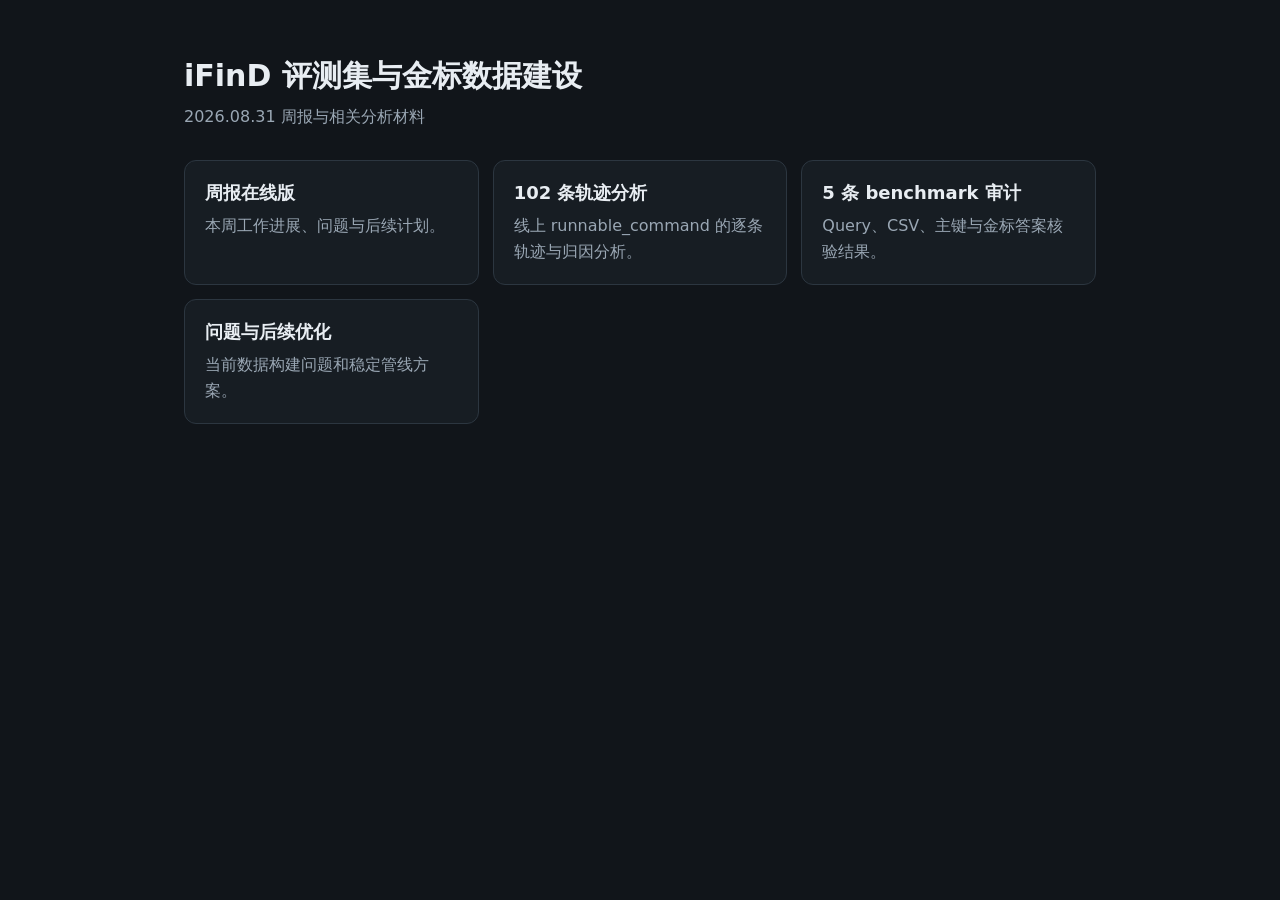
<file: index.html>
<!doctype html>
<html lang="zh-CN">
<head>
  <meta charset="utf-8">
  <meta name="viewport" content="width=device-width, initial-scale=1">
  <title>iFinD 评测集与金标数据建设</title>
  <style>
    :root{color-scheme:dark;font-family:"Microsoft YaHei",system-ui,sans-serif;background:#11151a;color:#e8edf2}
    *{box-sizing:border-box}body{margin:0}.wrap{max-width:960px;margin:0 auto;padding:56px 24px}
    h1{font-size:30px;margin:0 0 10px}.sub{color:#9aa7b4;margin:0 0 32px}
    .grid{display:grid;grid-template-columns:repeat(auto-fit,minmax(260px,1fr));gap:14px}
    a{display:block;padding:20px;border:1px solid #2c3640;border-radius:12px;background:#171d23;color:#e8edf2;text-decoration:none}
    a:hover{border-color:#55a7ff;background:#1b232b}.title{font-size:18px;font-weight:700}.desc{margin-top:8px;color:#9aa7b4;line-height:1.6}
  </style>
</head>
<body>
  <main class="wrap">
    <h1>iFinD 评测集与金标数据建设</h1>
    <p class="sub">2026.08.31 周报与相关分析材料</p>
    <section class="grid">
      <a href="weekly-report/"><div class="title">周报在线版</div><div class="desc">本周工作进展、问题与后续计划。</div></a>
      <a href="runnable-command-102/"><div class="title">102 条轨迹分析</div><div class="desc">线上 runnable_command 的逐条轨迹与归因分析。</div></a>
      <a href="benchmark-gold-audit/"><div class="title">5 条 benchmark 审计</div><div class="desc">Query、CSV、主键与金标答案核验结果。</div></a>
      <a href="problems/"><div class="title">问题与后续优化</div><div class="desc">当前数据构建问题和稳定管线方案。</div></a>
    </section>
  </main>
</body>
</html>
</file>
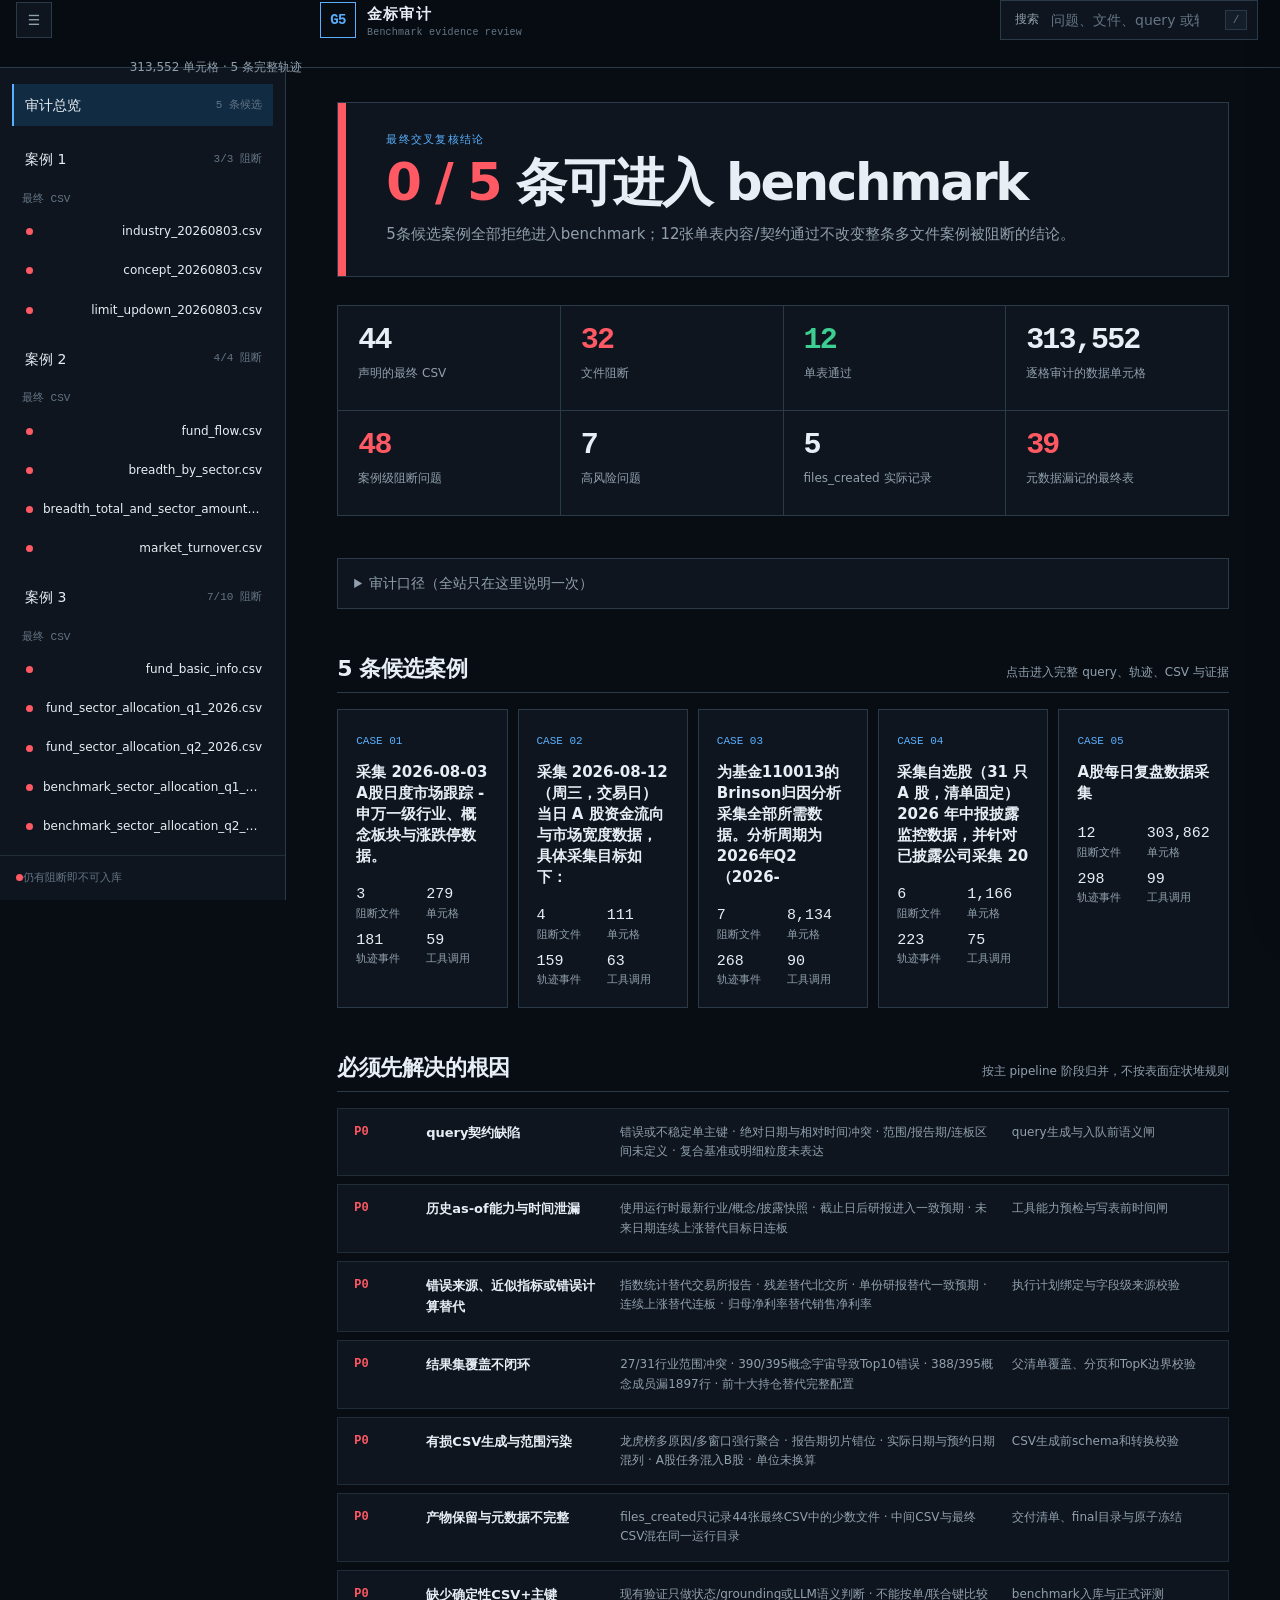
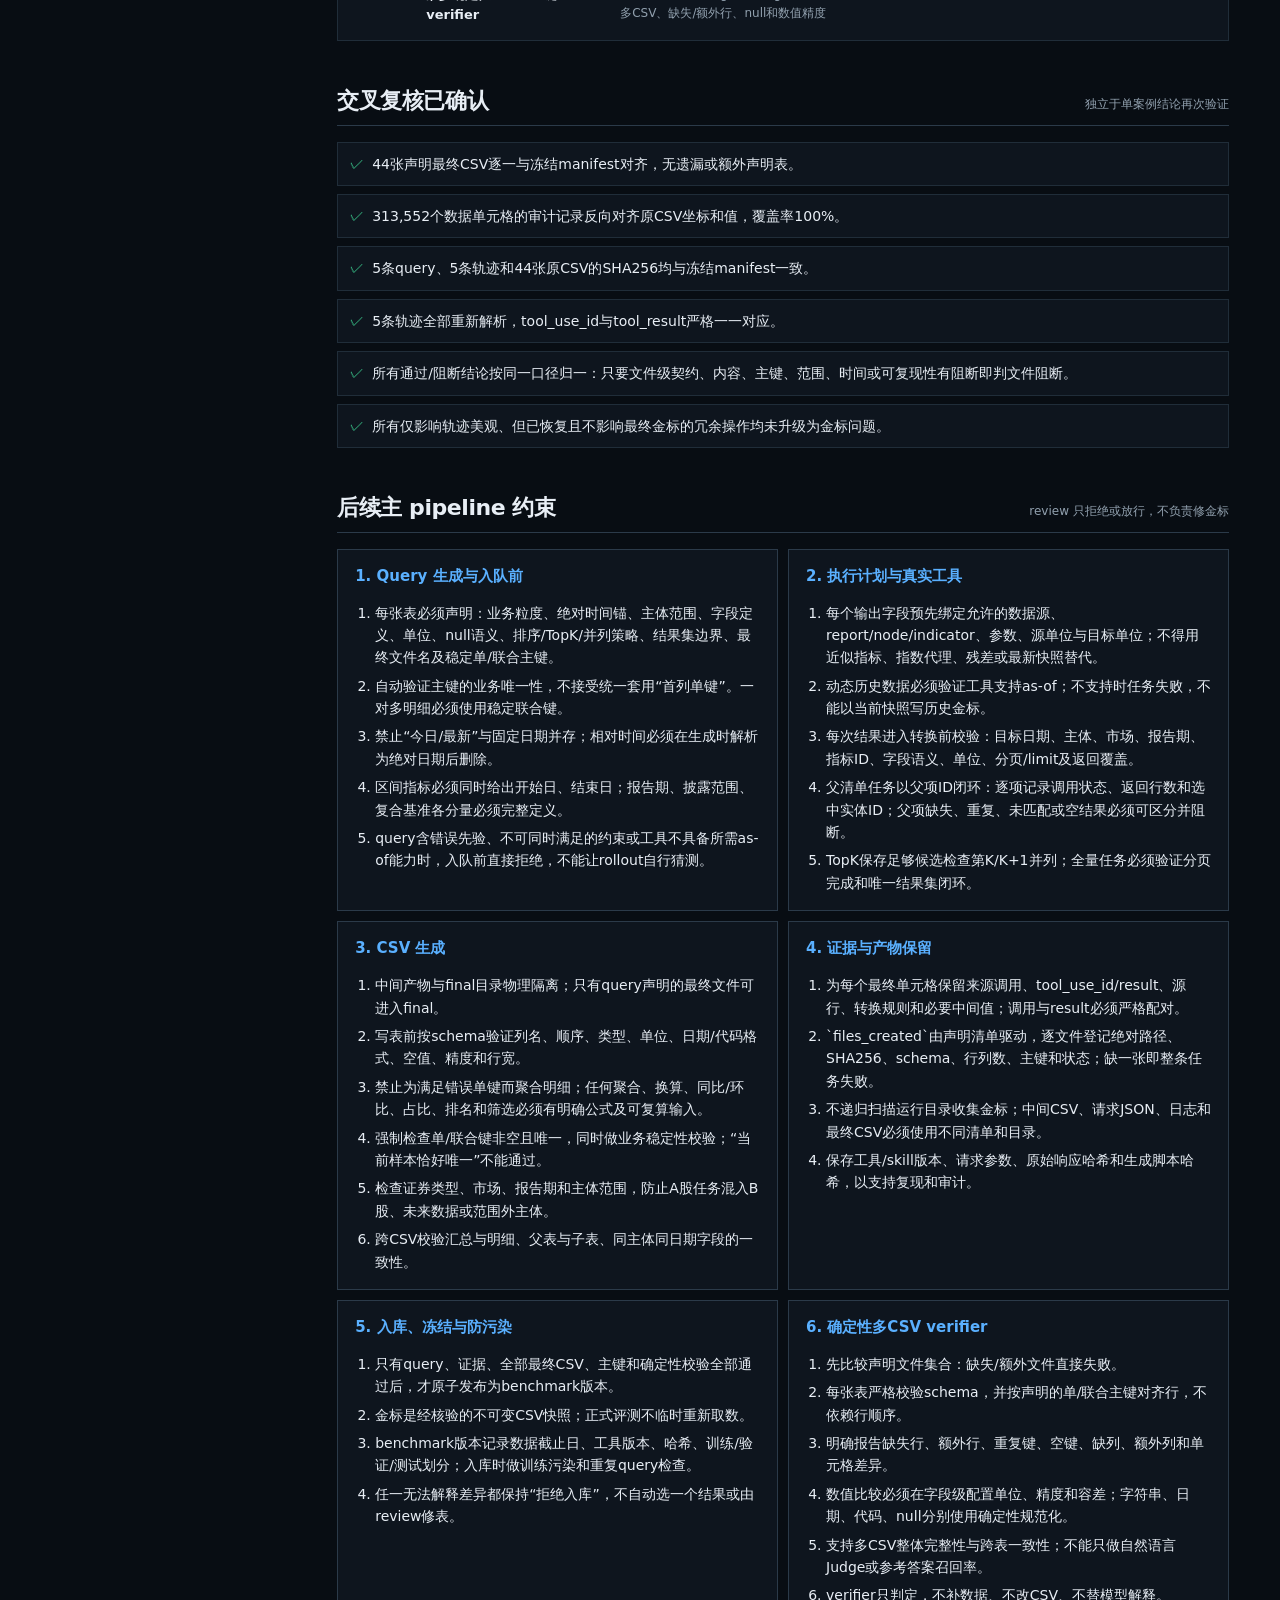
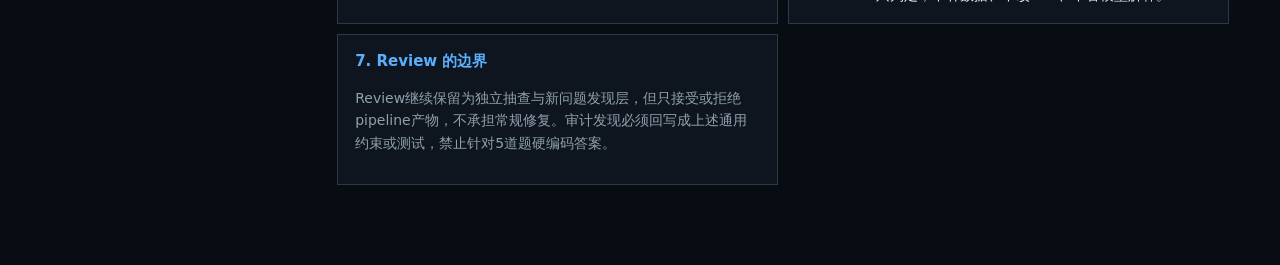
<file: benchmark-gold-audit/index.html>
<!doctype html>
<html lang="zh-CN">
<head>
  <meta charset="utf-8">
  <meta name="viewport" content="width=device-width, initial-scale=1">
  <meta name="color-scheme" content="dark">
  <title>5条 Benchmark 候选金标审计</title>
  <link rel="icon" href="data:,">
  <link rel="stylesheet" href="assets/styles.css">
</head>
<body>
  <a class="skip-link" href="#main">跳到审计内容</a>
  <div class="shell">
    <header class="topbar">
      <button id="navToggle" class="icon-button nav-toggle" type="button" aria-label="打开导航" aria-expanded="false">☰</button>
      <button id="homeButton" class="brand" type="button" aria-label="返回总览">
        <span class="brand-mark">G5</span>
        <span><strong>金标审计</strong><small>Benchmark evidence review</small></span>
      </button>
      <label class="global-search">
        <span>搜索</span>
        <input id="globalSearch" type="search" placeholder="问题、文件、query 或轨迹内容" autocomplete="off">
        <kbd>/</kbd>
      </label>
      <div id="globalStatus" class="global-status" aria-live="polite"></div>
    </header>

    <aside id="sidebar" class="sidebar" aria-label="案例与文件导航">
      <div class="sidebar-scroll">
        <button class="nav-item nav-overview is-active" data-view="overview" type="button">
          <span>审计总览</span><small>5 条候选</small>
        </button>
        <div id="caseNav"></div>
      </div>
      <div class="sidebar-foot">
        <span class="dot blocker"></span>仍有阻断即不可入库
      </div>
    </aside>

    <main id="main" class="main" tabindex="-1">
      <div class="loading">正在加载完整审计证据…</div>
    </main>
  </div>

  <aside id="evidenceDrawer" class="evidence-drawer" aria-label="单元格证据" aria-hidden="true">
    <div class="drawer-head">
      <div><small>单元格证据</small><h2 id="drawerTitle">—</h2></div>
      <button id="drawerClose" class="icon-button" type="button" aria-label="关闭证据">×</button>
    </div>
    <div id="drawerBody" class="drawer-body"></div>
  </aside>
  <div id="drawerBackdrop" class="drawer-backdrop" hidden></div>

  <noscript>此审计页需要 JavaScript 才能展开完整轨迹和 CSV。</noscript>
  <script src="data/audit-data.js"></script>
  <script src="assets/app.js" defer></script>
</body>
</html>
</file>
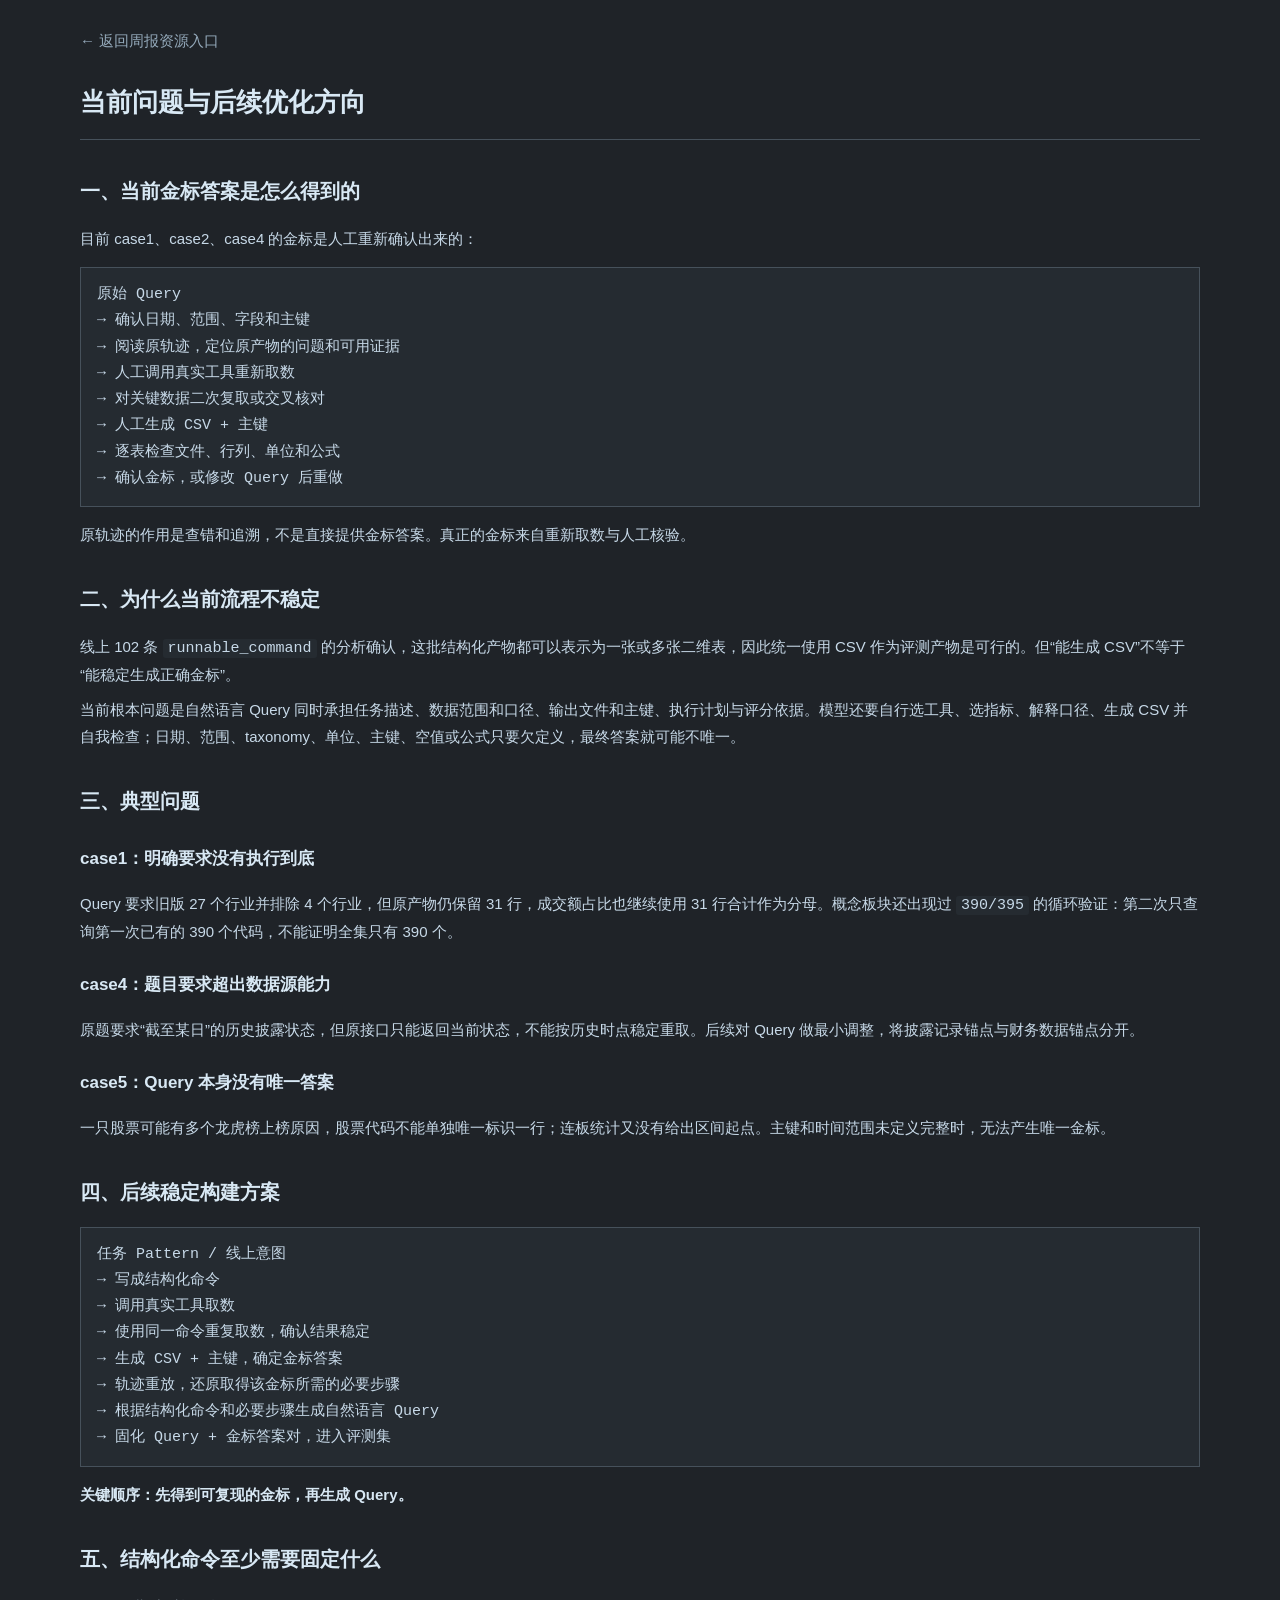
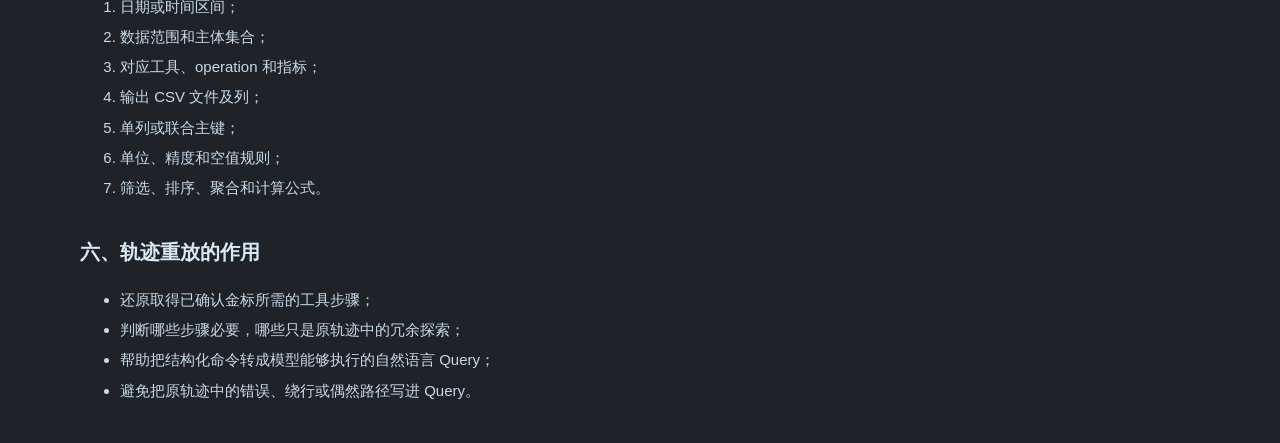
<file: problems/index.html>
<!doctype html>
<html lang="zh-CN">
<head>
  <meta charset="utf-8">
  <meta name="viewport" content="width=device-width,initial-scale=1">
  <title>当前问题与后续优化方向</title>
  <style>
    :root{color-scheme:dark;--bg:#1f2328;--text:#c7d9e8;--head:#d8e8f4;--muted:#94a9ba;--line:#46515b;--link:#4da3ff;--code:#252b31}
    *{box-sizing:border-box}body{margin:0;padding:28px;background:var(--bg);color:var(--text);font:15px/1.75 "Microsoft YaHei","PingFang SC",sans-serif}
    main{width:min(1120px,100%);margin:auto}h1,h2,h3{color:var(--head);font-weight:600}h1{font-size:26px;border-bottom:1px solid var(--line);padding-bottom:14px}h2{font-size:20px;margin-top:34px}h3{font-size:17px;margin-top:25px}p{margin:9px 0}li{margin:4px 0}code,pre{background:var(--code)}code{padding:1px 5px;border-radius:3px}pre{padding:14px 16px;overflow:auto;border:1px solid var(--line);white-space:pre-wrap}a{color:var(--link);text-decoration:none}a:hover{text-decoration:underline}.back{display:inline-block;margin-bottom:8px;color:var(--muted)}strong{color:var(--head)}
  </style>
</head>
<body>
<main>
  <a class="back" href="/">← 返回周报资源入口</a>
  <h1>当前问题与后续优化方向</h1>

  <h2>一、当前金标答案是怎么得到的</h2>
  <p>目前 case1、case2、case4 的金标是人工重新确认出来的：</p>
  <pre>原始 Query
→ 确认日期、范围、字段和主键
→ 阅读原轨迹，定位原产物的问题和可用证据
→ 人工调用真实工具重新取数
→ 对关键数据二次复取或交叉核对
→ 人工生成 CSV + 主键
→ 逐表检查文件、行列、单位和公式
→ 确认金标，或修改 Query 后重做</pre>
  <p>原轨迹的作用是查错和追溯，不是直接提供金标答案。真正的金标来自重新取数与人工核验。</p>

  <h2>二、为什么当前流程不稳定</h2>
  <p>线上 102 条 <code>runnable_command</code> 的分析确认，这批结构化产物都可以表示为一张或多张二维表，因此统一使用 CSV 作为评测产物是可行的。但“能生成 CSV”不等于“能稳定生成正确金标”。</p>
  <p>当前根本问题是自然语言 Query 同时承担任务描述、数据范围和口径、输出文件和主键、执行计划与评分依据。模型还要自行选工具、选指标、解释口径、生成 CSV 并自我检查；日期、范围、taxonomy、单位、主键、空值或公式只要欠定义，最终答案就可能不唯一。</p>

  <h2>三、典型问题</h2>
  <h3>case1：明确要求没有执行到底</h3>
  <p>Query 要求旧版 27 个行业并排除 4 个行业，但原产物仍保留 31 行，成交额占比也继续使用 31 行合计作为分母。概念板块还出现过 <code>390/395</code> 的循环验证：第二次只查询第一次已有的 390 个代码，不能证明全集只有 390 个。</p>

  <h3>case4：题目要求超出数据源能力</h3>
  <p>原题要求“截至某日”的历史披露状态，但原接口只能返回当前状态，不能按历史时点稳定重取。后续对 Query 做最小调整，将披露记录锚点与财务数据锚点分开。</p>

  <h3>case5：Query 本身没有唯一答案</h3>
  <p>一只股票可能有多个龙虎榜上榜原因，股票代码不能单独唯一标识一行；连板统计又没有给出区间起点。主键和时间范围未定义完整时，无法产生唯一金标。</p>

  <h2>四、后续稳定构建方案</h2>
  <pre>任务 Pattern / 线上意图
→ 写成结构化命令
→ 调用真实工具取数
→ 使用同一命令重复取数，确认结果稳定
→ 生成 CSV + 主键，确定金标答案
→ 轨迹重放，还原取得该金标所需的必要步骤
→ 根据结构化命令和必要步骤生成自然语言 Query
→ 固化 Query + 金标答案对，进入评测集</pre>
  <p><strong>关键顺序：先得到可复现的金标，再生成 Query。</strong></p>

  <h2>五、结构化命令至少需要固定什么</h2>
  <ol>
    <li>日期或时间区间；</li><li>数据范围和主体集合；</li><li>对应工具、operation 和指标；</li><li>输出 CSV 文件及列；</li><li>单列或联合主键；</li><li>单位、精度和空值规则；</li><li>筛选、排序、聚合和计算公式。</li>
  </ol>

  <h2>六、轨迹重放的作用</h2>
  <ul>
    <li>还原取得已确认金标所需的工具步骤；</li>
    <li>判断哪些步骤必要，哪些只是原轨迹中的冗余探索；</li>
    <li>帮助把结构化命令转成模型能够执行的自然语言 Query；</li>
    <li>避免把原轨迹中的错误、绕行或偶然路径写进 Query。</li>
  </ul>
</main>
</body>
</html>
</file>
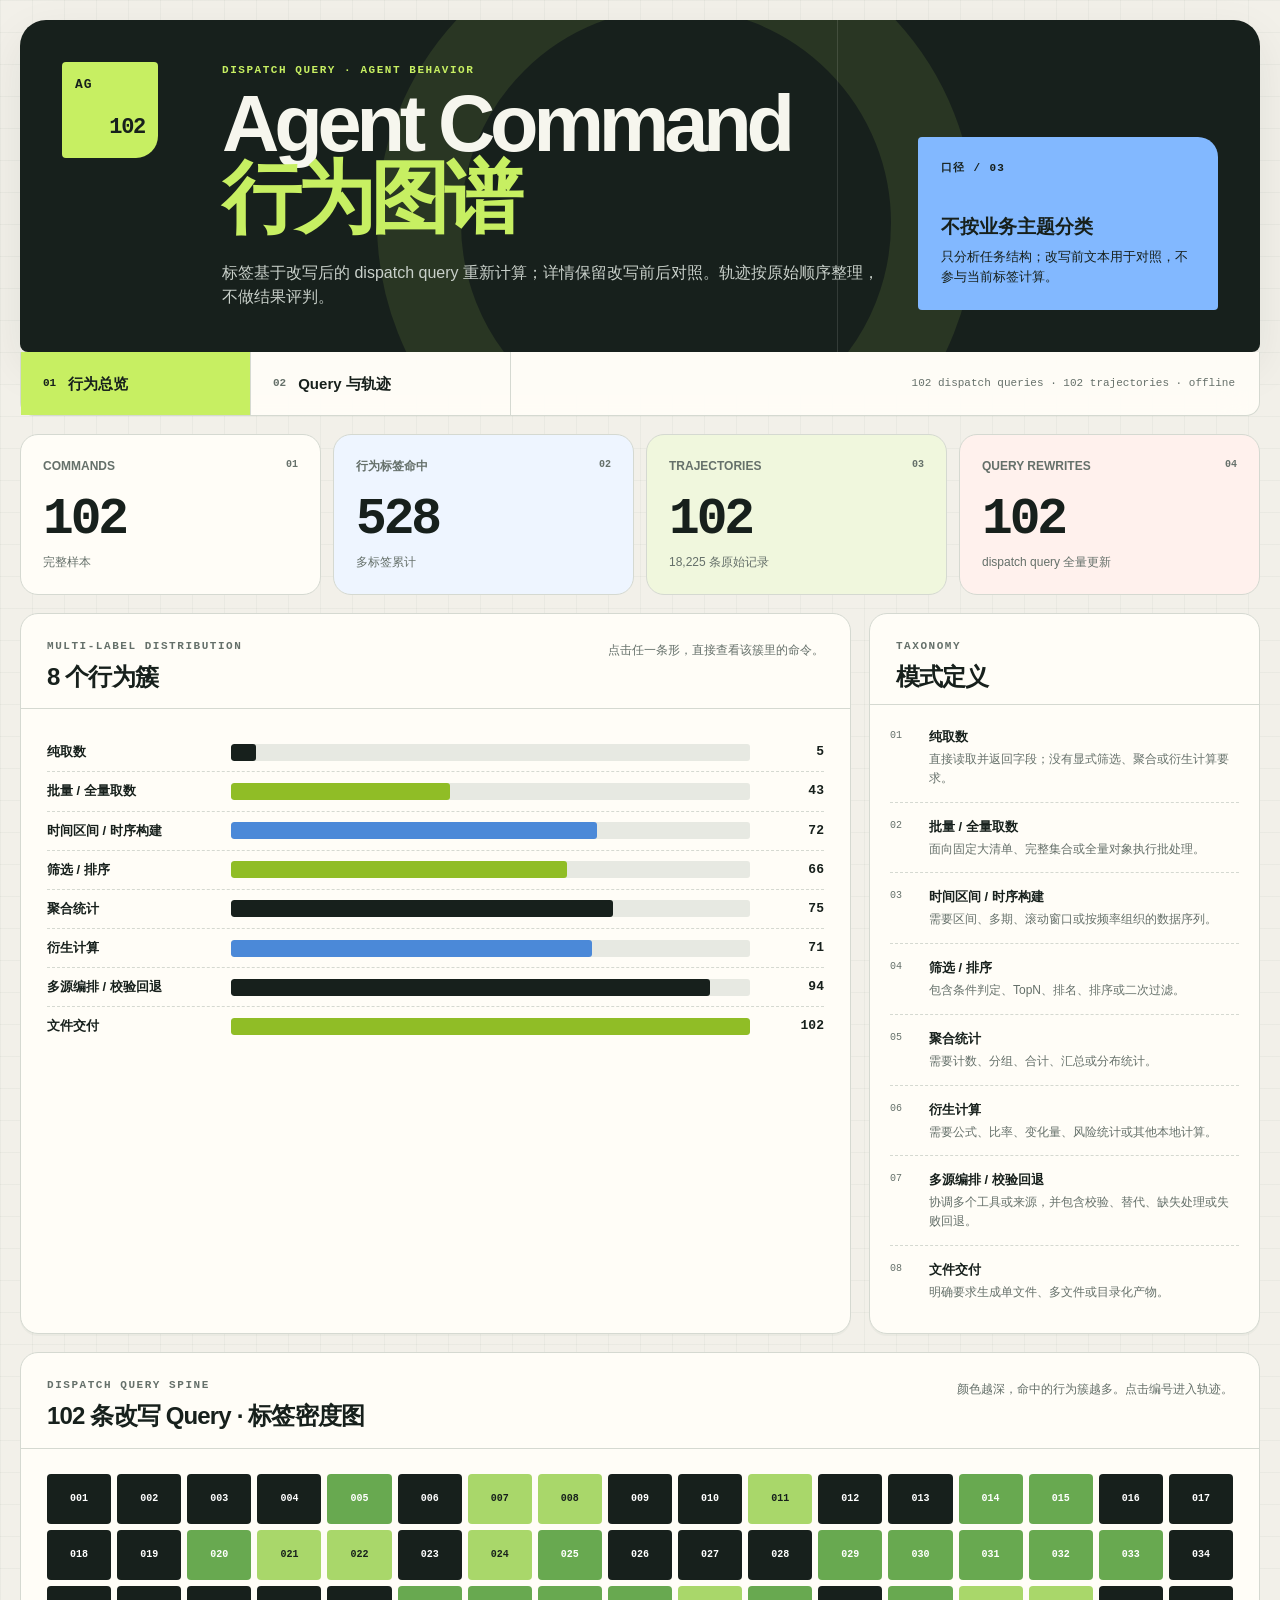
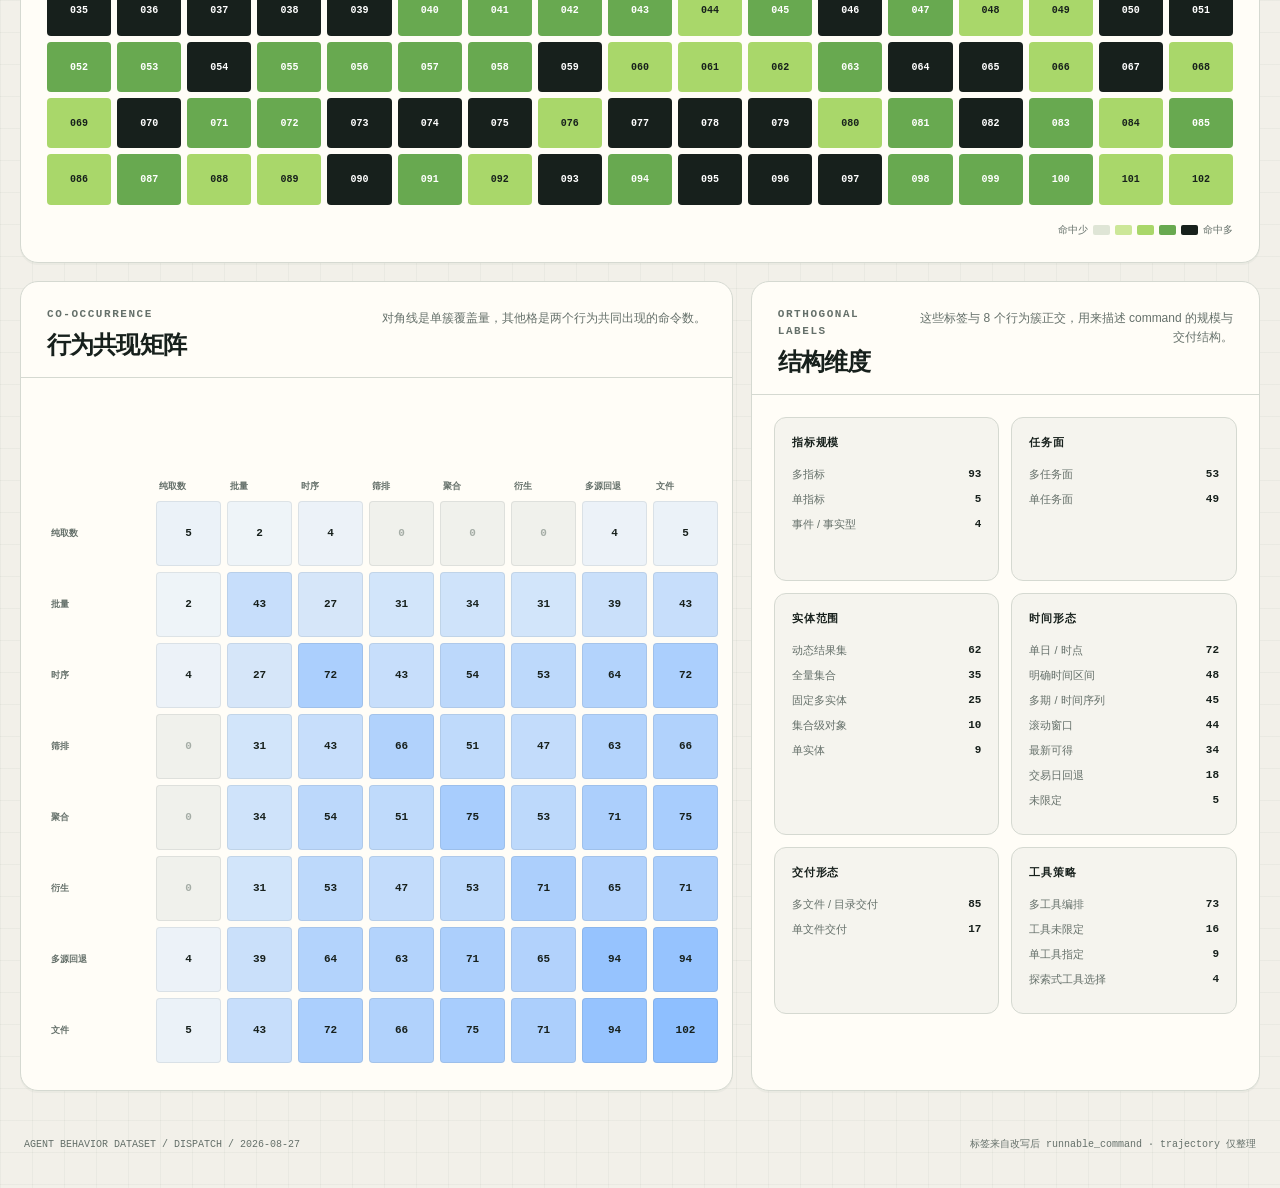
<file: runnable-command-102/index.html>
<!doctype html>
<html lang="zh-CN">
  <head>
    <meta charset="utf-8" />
    <meta name="viewport" content="width=device-width, initial-scale=1" />
    <meta name="color-scheme" content="light" />
    <meta
      name="description"
      content="102 条改写后 dispatch runnable_command 的 Agent 行为模式聚类、改写对照与原始轨迹浏览器"
    />
    <title>Agent Command 行为图谱</title>
    <link rel="stylesheet" href="assets/styles.css" />
  </head>
  <body>
    <a class="skip-link" href="#main-content">跳到主要内容</a>

    <div class="page-shell">
      <header class="masthead">
        <div class="brand-mark" aria-hidden="true">
          <span>AG</span>
          <span>102</span>
        </div>
        <div class="masthead-copy">
          <p class="eyebrow">DISPATCH QUERY · AGENT BEHAVIOR</p>
          <h1>Agent Command<br /><span>行为图谱</span></h1>
          <p class="lede">
            标签基于改写后的 dispatch query 重新计算；详情保留改写前后对照。轨迹按原始顺序整理，不做结果评判。
          </p>
        </div>
        <div class="scope-note" aria-label="分析边界">
          <span class="scope-index">口径 / 03</span>
          <strong>不按业务主题分类</strong>
          <p>只分析任务结构；改写前文本用于对照，不参与当前标签计算。</p>
        </div>
      </header>

      <nav class="view-switcher" aria-label="页面视图">
        <button class="view-tab is-active" type="button" data-view-target="overview" aria-selected="true">
          <span>01</span> 行为总览
        </button>
        <button class="view-tab" type="button" data-view-target="explorer" aria-selected="false">
          <span>02</span> Query 与轨迹
        </button>
        <div class="view-meta" id="viewMeta">加载数据中…</div>
      </nav>

      <main id="main-content">
        <section class="view-panel" data-view="overview">
          <div class="metric-strip" id="metricStrip" aria-label="数据概览"></div>

          <div class="overview-grid">
            <article class="panel panel--distribution">
              <div class="panel-heading">
                <div>
                  <p class="panel-kicker">MULTI-LABEL DISTRIBUTION</p>
                  <h2>8 个行为簇</h2>
                </div>
                <p>点击任一条形，直接查看该簇里的命令。</p>
              </div>
              <div class="mode-chart" id="modeChart"></div>
            </article>

            <aside class="panel panel--taxonomy">
              <div class="panel-heading panel-heading--compact">
                <div>
                  <p class="panel-kicker">TAXONOMY</p>
                  <h2>模式定义</h2>
                </div>
              </div>
              <div class="taxonomy-list" id="taxonomyList"></div>
            </aside>
          </div>

          <article class="panel command-map-panel">
            <div class="panel-heading">
              <div>
                <p class="panel-kicker">DISPATCH QUERY SPINE</p>
                <h2>102 条改写 Query · 标签密度图</h2>
              </div>
              <p>颜色越深，命中的行为簇越多。点击编号进入轨迹。</p>
            </div>
            <div class="command-spine" id="commandSpine" aria-label="102 条命令标签密度"></div>
            <div class="density-legend" aria-hidden="true">
              <span>命中少</span>
              <i data-density="1"></i><i data-density="2"></i><i data-density="3"></i><i data-density="4"></i><i data-density="5"></i>
              <span>命中多</span>
            </div>
          </article>

          <div class="analysis-grid">
            <article class="panel">
              <div class="panel-heading">
                <div>
                  <p class="panel-kicker">CO-OCCURRENCE</p>
                  <h2>行为共现矩阵</h2>
                </div>
                <p>对角线是单簇覆盖量，其他格是两个行为共同出现的命令数。</p>
              </div>
              <div class="matrix-wrap" id="cooccurrenceMatrix"></div>
            </article>

            <article class="panel">
              <div class="panel-heading">
                <div>
                  <p class="panel-kicker">ORTHOGONAL LABELS</p>
                  <h2>结构维度</h2>
                </div>
                <p>这些标签与 8 个行为簇正交，用来描述 command 的规模与交付结构。</p>
              </div>
              <div class="dimension-grid" id="dimensionGrid"></div>
            </article>
          </div>
        </section>

        <section class="view-panel" data-view="explorer" hidden>
          <div class="explorer-toolbar panel">
            <label class="search-box">
              <span>搜索 Command</span>
              <input id="commandSearch" type="search" placeholder="编号、标题、改写前后文本、标签…" autocomplete="off" />
              <kbd>/</kbd>
            </label>
            <label>
              <span>指标规模</span>
              <select id="metricFilter"><option value="">全部</option></select>
            </label>
            <label>
              <span>任务面</span>
              <select id="taskFilter"><option value="">全部</option></select>
            </label>
            <label>
              <span>交付形态</span>
              <select id="deliveryFilter"><option value="">全部</option></select>
            </label>
            <button class="reset-button" id="resetFilters" type="button">清空筛选</button>
          </div>

          <div class="mode-filter-row" id="modeFilters" aria-label="行为簇筛选"></div>

          <div class="explorer-layout">
            <aside class="command-index panel" aria-label="命令列表">
              <div class="index-head">
                <div>
                  <p class="panel-kicker">DISPATCH QUERY INDEX</p>
                  <h2 id="resultCount">0 条结果</h2>
                </div>
                <span>多选簇时取交集</span>
              </div>
              <div class="command-list" id="commandList"></div>
              <div class="empty-state" id="emptyState" hidden>
                <strong>没有匹配项</strong>
                <p>减少筛选条件或清空搜索词。</p>
              </div>
            </aside>

            <article class="detail-panel panel" id="detailPanel" aria-live="polite">
              <div class="detail-placeholder">
                <span>↳</span>
                <h2>选择一条 Query</h2>
                <p>查看改写后 Query、改写前对照、行为标签，以及按原始顺序整理的完整轨迹。</p>
              </div>
            </article>
          </div>
        </section>
      </main>

      <footer>
        <span>AGENT BEHAVIOR DATASET / DISPATCH / 2026-08-27</span>
        <span>标签来自改写后 runnable_command · trajectory 仅整理</span>
      </footer>
    </div>

    <script src="data/index.js"></script>
    <script src="assets/app.js"></script>
  </body>
</html>
</file>
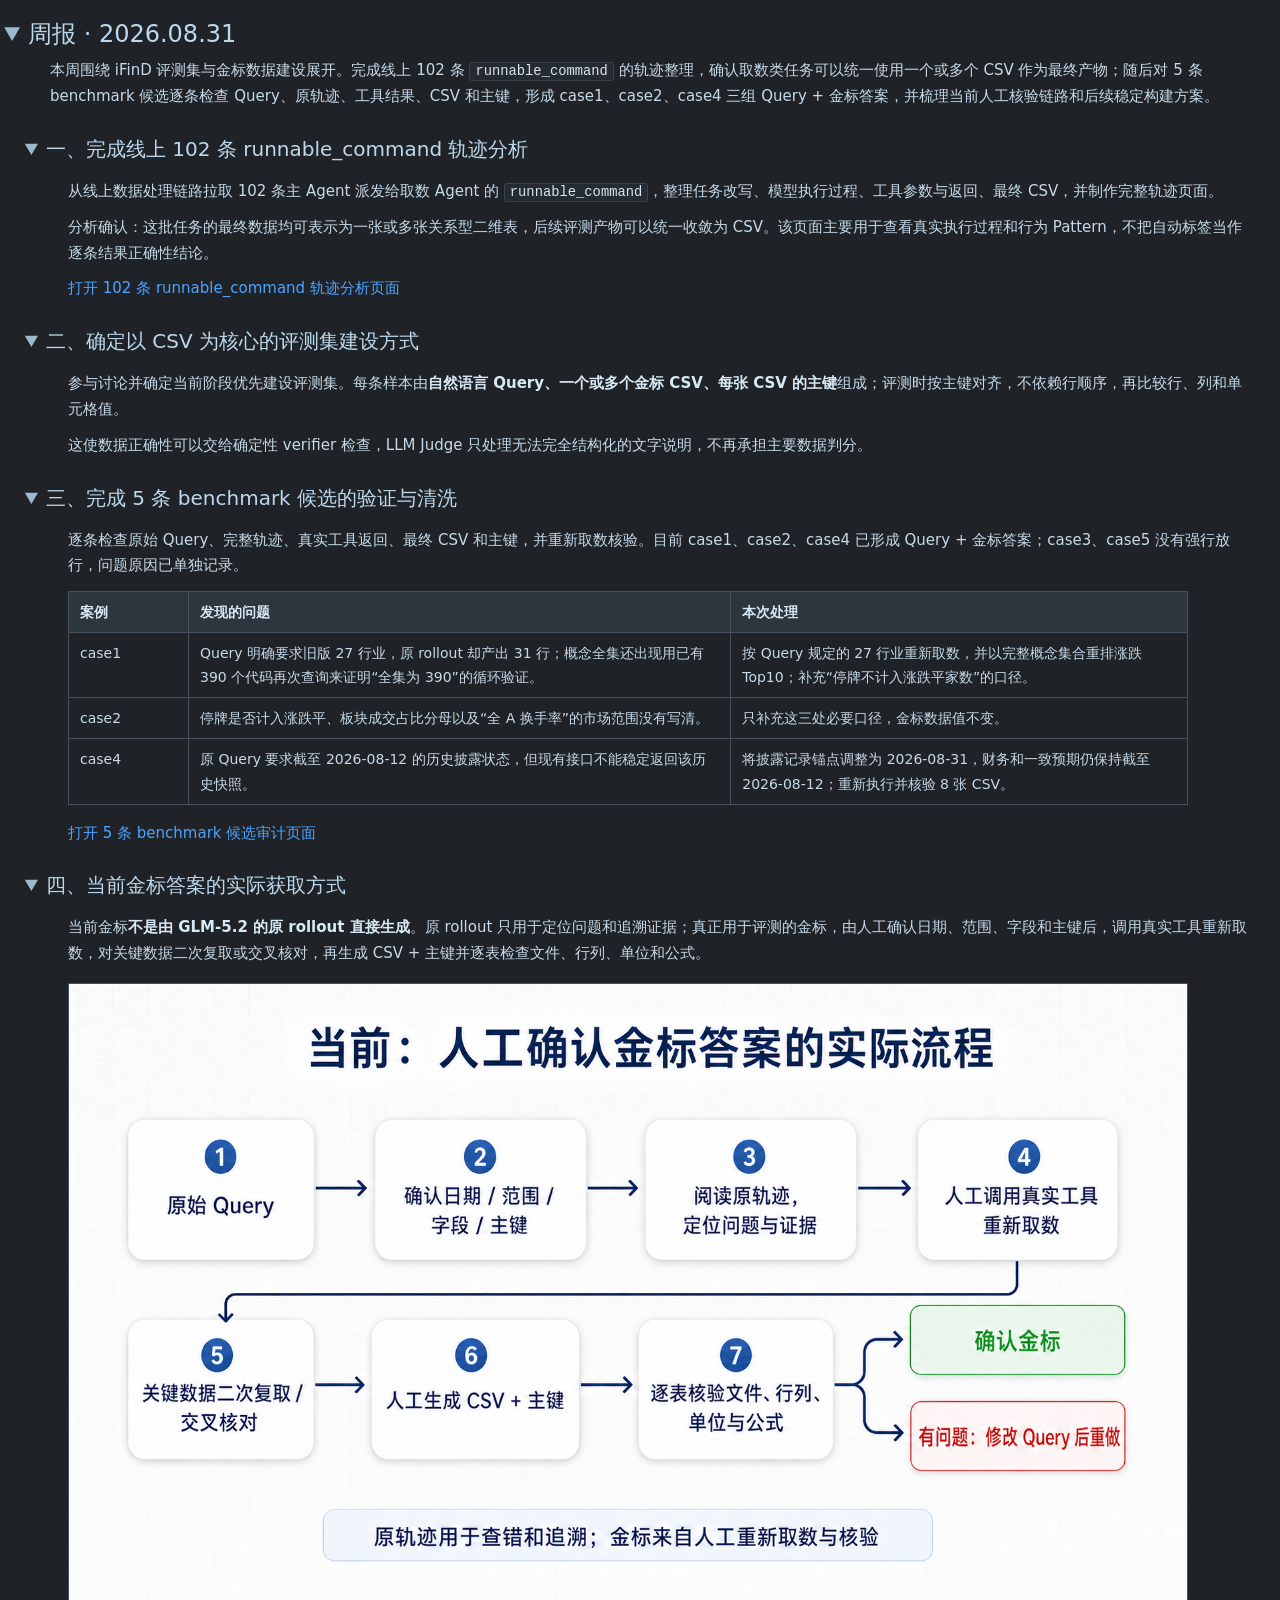
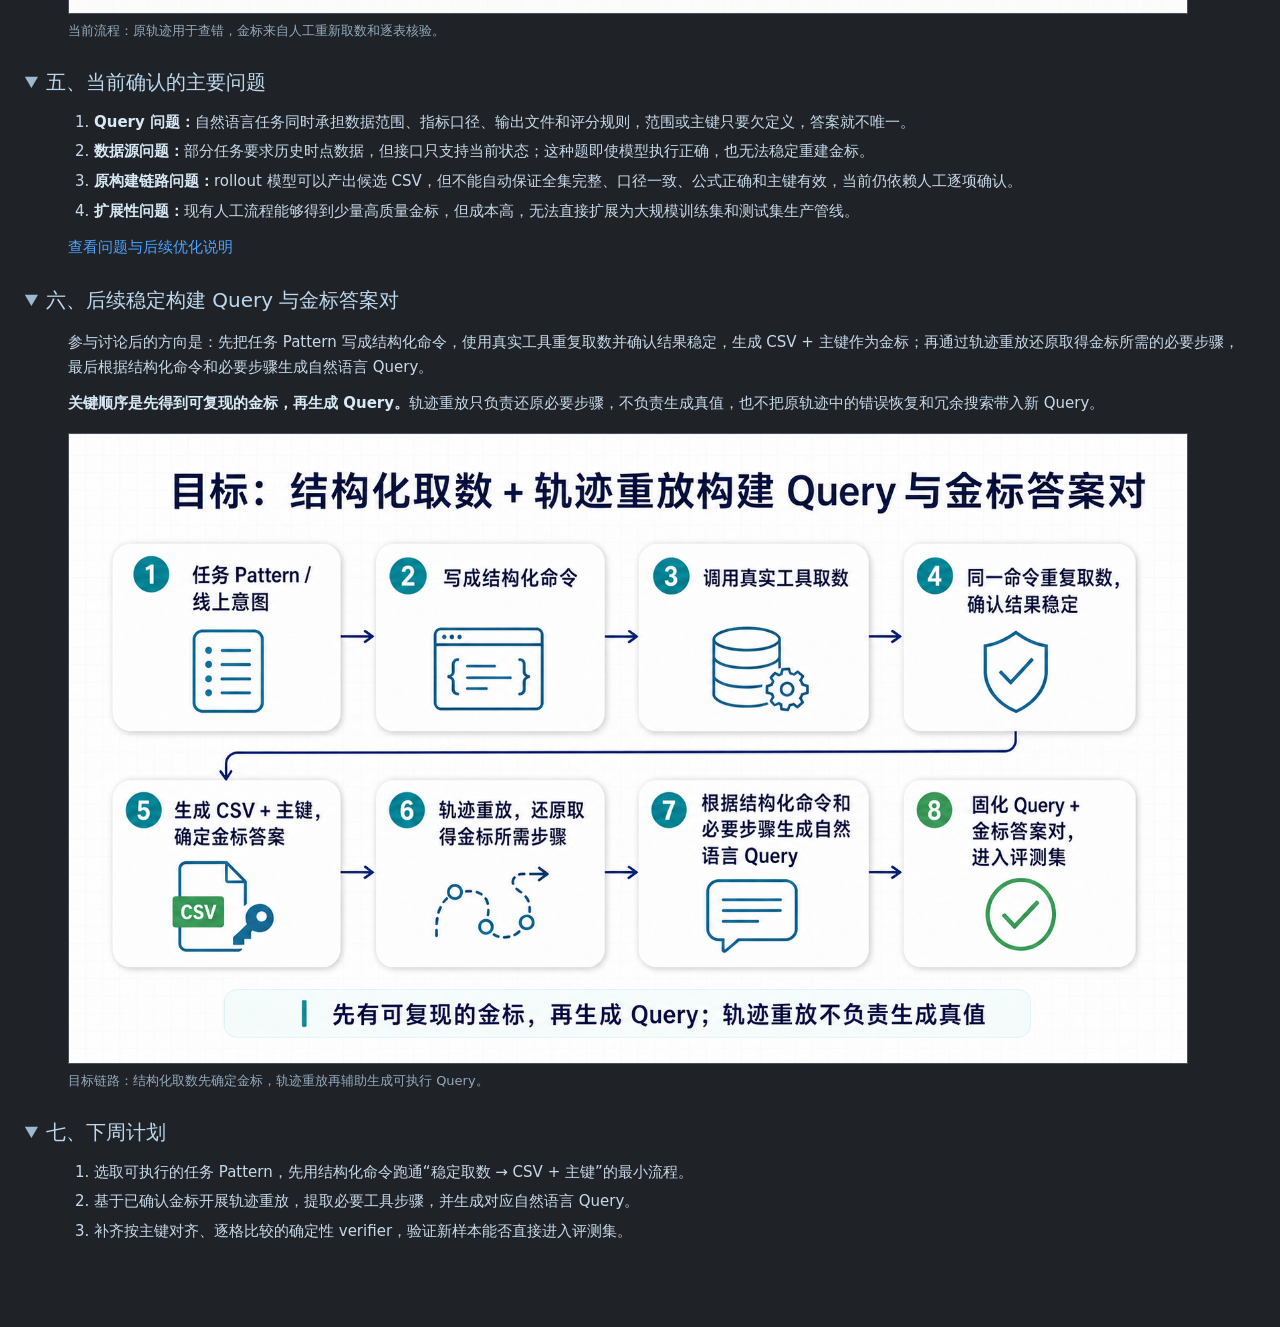
<file: weekly-report/index.html>
<!DOCTYPE html>
<html lang="zh-CN">
<head>
  <meta charset="UTF-8">
  <meta name="viewport" content="width=device-width, initial-scale=1.0">
  <title>周报 · 2026.08.31</title>
  <style>
    :root {
      --bg: #1f2328;
      --text: #c7d9e8;
      --heading: #bdd8ec;
      --muted: #94a9ba;
      --line: #46515b;
      --table-head: #2d353d;
      --link: #4da3ff;
      --strong: #d8e8f4;
      --code: #252b31;
    }

    * { box-sizing: border-box; }
    html { color-scheme: dark; }

    body {
      margin: 0;
      padding: 18px 28px 72px;
      background: var(--bg);
      color: var(--text);
      font: 15px/1.72 "Microsoft YaHei", "PingFang SC", "Noto Sans SC", system-ui, sans-serif;
    }

    article {
      width: min(1460px, 100%);
      margin: 0 auto;
    }

    details { margin: 0; }

    summary {
      cursor: pointer;
      color: var(--heading);
      list-style-position: outside;
    }

    summary::marker { color: #9db9ce; }

    .report > summary {
      margin-bottom: 8px;
      font-size: 24px;
      line-height: 1.35;
      font-weight: 500;
    }

    .report-body { padding-left: 22px; }

    .lead {
      margin: 8px 0 20px;
      color: var(--text);
    }

    .section { margin: 22px 0 0; }

    .section > summary {
      margin-left: -4px;
      padding: 3px 0;
      font-size: 20px;
      line-height: 1.45;
      font-weight: 500;
    }

    .section-body { padding: 2px 0 0 18px; }
    p { margin: 10px 0; }

    strong {
      color: var(--strong);
      font-weight: 650;
    }

    ul, ol {
      margin: 8px 0 10px;
      padding-left: 26px;
    }

    li { margin: 4px 0; }

    code {
      padding: 1px 5px;
      border: 1px solid #39424b;
      border-radius: 3px;
      background: var(--code);
      color: #d7e6f2;
      font-family: "Cascadia Mono", Consolas, monospace;
      font-size: 0.92em;
    }

    a {
      color: var(--link);
      text-decoration: none;
    }

    a:hover { text-decoration: underline; }

    a:focus-visible {
      outline: 2px solid var(--link);
      outline-offset: 3px;
    }

    table {
      width: min(100%, 1120px);
      margin: 12px 0 16px;
      border-collapse: collapse;
      font-size: 14px;
    }

    th, td {
      padding: 8px 11px;
      border: 1px solid var(--line);
      text-align: left;
      vertical-align: top;
    }

    th {
      background: var(--table-head);
      color: var(--strong);
      font-weight: 650;
    }

    td:first-child {
      width: 120px;
      white-space: nowrap;
    }

    figure {
      width: min(100%, 1120px);
      margin: 16px 0 18px;
    }

    figure img {
      display: block;
      width: 100%;
      height: auto;
      border: 1px solid var(--line);
      background: #fff;
    }

    figcaption {
      margin-top: 6px;
      color: var(--muted);
      font-size: 13px;
    }

    .links { margin-top: 10px; }
    .links a { margin-right: 18px; }

    @media (max-width: 760px) {
      body { padding: 14px 14px 48px; font-size: 14px; }
      .report-body { padding-left: 10px; }
      .section-body { padding-left: 8px; }
      .report > summary { font-size: 21px; }
      .section > summary { font-size: 18px; }
      table { display: block; overflow-x: auto; }
    }

    @media print {
      :root {
        --bg: #fff;
        --text: #222;
        --heading: #111;
        --muted: #666;
        --line: #aaa;
        --table-head: #eee;
        --link: #1558a6;
        --strong: #111;
        --code: #f3f3f3;
      }
      body { padding: 0; }
      summary { cursor: default; }
    }
  </style>
</head>
<body>
  <article>
    <details class="report" open>
      <summary>周报 · 2026.08.31</summary>
      <div class="report-body">
        <p class="lead">本周围绕 iFinD 评测集与金标数据建设展开。完成线上 102 条 <code>runnable_command</code> 的轨迹整理，确认取数类任务可以统一使用一个或多个 CSV 作为最终产物；随后对 5 条 benchmark 候选逐条检查 Query、原轨迹、工具结果、CSV 和主键，形成 case1、case2、case4 三组 Query + 金标答案，并梳理当前人工核验链路和后续稳定构建方案。</p>

        <details class="section" open>
          <summary>一、完成线上 102 条 runnable_command 轨迹分析</summary>
          <div class="section-body">
            <p>从线上数据处理链路拉取 102 条主 Agent 派发给取数 Agent 的 <code>runnable_command</code>，整理任务改写、模型执行过程、工具参数与返回、最终 CSV，并制作完整轨迹页面。</p>
            <p>分析确认：这批任务的最终数据均可表示为一张或多张关系型二维表，后续评测产物可以统一收敛为 CSV。该页面主要用于查看真实执行过程和行为 Pattern，不把自动标签当作逐条结果正确性结论。</p>
<p class="links"><a href="https://justcoolpig.github.io/ifind-eval-weekly-20260831/runnable-command-102/">打开 102 条 runnable_command 轨迹分析页面</a></p>
          </div>
        </details>

        <details class="section" open>
          <summary>二、确定以 CSV 为核心的评测集建设方式</summary>
          <div class="section-body">
            <p>参与讨论并确定当前阶段优先建设评测集。每条样本由<strong>自然语言 Query、一个或多个金标 CSV、每张 CSV 的主键</strong>组成；评测时按主键对齐，不依赖行顺序，再比较行、列和单元格值。</p>
            <p>这使数据正确性可以交给确定性 verifier 检查，LLM Judge 只处理无法完全结构化的文字说明，不再承担主要数据判分。</p>
          </div>
        </details>

        <details class="section" open>
          <summary>三、完成 5 条 benchmark 候选的验证与清洗</summary>
          <div class="section-body">
            <p>逐条检查原始 Query、完整轨迹、真实工具返回、最终 CSV 和主键，并重新取数核验。目前 case1、case2、case4 已形成 Query + 金标答案；case3、case5 没有强行放行，问题原因已单独记录。</p>

            <table aria-label="Query 与金标构建中的典型问题">
              <thead>
                <tr><th>案例</th><th>发现的问题</th><th>本次处理</th></tr>
              </thead>
              <tbody>
                <tr>
                  <td>case1</td>
                  <td>Query 明确要求旧版 27 行业，原 rollout 却产出 31 行；概念全集还出现用已有 390 个代码再次查询来证明“全集为 390”的循环验证。</td>
                  <td>按 Query 规定的 27 行业重新取数，并以完整概念集合重排涨跌 Top10；补充“停牌不计入涨跌平家数”的口径。</td>
                </tr>
                <tr>
                  <td>case2</td>
                  <td>停牌是否计入涨跌平、板块成交占比分母以及“全 A 换手率”的市场范围没有写清。</td>
                  <td>只补充这三处必要口径，金标数据值不变。</td>
                </tr>
                <tr>
                  <td>case4</td>
                  <td>原 Query 要求截至 2026-08-12 的历史披露状态，但现有接口不能稳定返回该历史快照。</td>
                  <td>将披露记录锚点调整为 2026-08-31，财务和一致预期仍保持截至 2026-08-12；重新执行并核验 8 张 CSV。</td>
                </tr>
              </tbody>
            </table>

<p class="links"><a href="https://justcoolpig.github.io/ifind-eval-weekly-20260831/benchmark-gold-audit/">打开 5 条 benchmark 候选审计页面</a></p>
          </div>
        </details>

        <details class="section" open>
          <summary>四、当前金标答案的实际获取方式</summary>
          <div class="section-body">
            <p>当前金标<strong>不是由 GLM-5.2 的原 rollout 直接生成</strong>。原 rollout 只用于定位问题和追溯证据；真正用于评测的金标，由人工确认日期、范围、字段和主键后，调用真实工具重新取数，对关键数据二次复取或交叉核对，再生成 CSV + 主键并逐表检查文件、行列、单位和公式。</p>
            <figure>
              <img src="assets/当前取数与金标验证链路.png" alt="当前人工确认金标答案的实际流程">
              <figcaption>当前流程：原轨迹用于查错，金标来自人工重新取数和逐表核验。</figcaption>
            </figure>
          </div>
        </details>

        <details class="section" open>
          <summary>五、当前确认的主要问题</summary>
          <div class="section-body">
            <ol>
              <li><strong>Query 问题：</strong>自然语言任务同时承担数据范围、指标口径、输出文件和评分规则，范围或主键只要欠定义，答案就不唯一。</li>
              <li><strong>数据源问题：</strong>部分任务要求历史时点数据，但接口只支持当前状态；这种题即使模型执行正确，也无法稳定重建金标。</li>
              <li><strong>原构建链路问题：</strong>rollout 模型可以产出候选 CSV，但不能自动保证全集完整、口径一致、公式正确和主键有效，当前仍依赖人工逐项确认。</li>
              <li><strong>扩展性问题：</strong>现有人工流程能够得到少量高质量金标，但成本高，无法直接扩展为大规模训练集和测试集生产管线。</li>
            </ol>
<p class="links"><a href="https://justcoolpig.github.io/ifind-eval-weekly-20260831/problems/">查看问题与后续优化说明</a></p>
          </div>
        </details>

        <details class="section" open>
          <summary>六、后续稳定构建 Query 与金标答案对</summary>
          <div class="section-body">
            <p>参与讨论后的方向是：先把任务 Pattern 写成结构化命令，使用真实工具重复取数并确认结果稳定，生成 CSV + 主键作为金标；再通过轨迹重放还原取得金标所需的必要步骤，最后根据结构化命令和必要步骤生成自然语言 Query。</p>
            <p><strong>关键顺序是先得到可复现的金标，再生成 Query。</strong>轨迹重放只负责还原必要步骤，不负责生成真值，也不把原轨迹中的错误恢复和冗余搜索带入新 Query。</p>
            <figure>
              <img src="assets/结构化取数与轨迹重放流程.png" alt="结构化取数与轨迹重放构建 Query 和金标答案对">
              <figcaption>目标链路：结构化取数先确定金标，轨迹重放再辅助生成可执行 Query。</figcaption>
            </figure>
          </div>
        </details>

        <details class="section" open>
          <summary>七、下周计划</summary>
          <div class="section-body">
            <ol>
              <li>选取可执行的任务 Pattern，先用结构化命令跑通“稳定取数 → CSV + 主键”的最小流程。</li>
              <li>基于已确认金标开展轨迹重放，提取必要工具步骤，并生成对应自然语言 Query。</li>
              <li>补齐按主键对齐、逐格比较的确定性 verifier，验证新样本能否直接进入评测集。</li>
            </ol>
          </div>
        </details>
      </div>
    </details>
  </article>
</body>
</html>
</file>
<file: benchmark-gold-audit/assets/styles.css>
:root {
  --ink-0: #080d13;
  --ink-1: #0e151e;
  --ink-2: #141e29;
  --ink-3: #1b2835;
  --line: #2b3a49;
  --line-soft: #202d39;
  --text: #e8eef5;
  --muted: #91a0ae;
  --quiet: #647585;
  --blue: #5ab0ff;
  --blue-soft: #102b42;
  --pass: #3ccf91;
  --pass-soft: #0f3026;
  --blocker: #ff5964;
  --blocker-soft: #3a171d;
  --high: #f0b44d;
  --high-soft: #392a12;
  --shadow: 0 18px 50px rgb(0 0 0 / 34%);
  --sans: "HarmonyOS Sans SC", "Microsoft YaHei UI", "Microsoft YaHei", system-ui, sans-serif;
  --mono: "Cascadia Code", "JetBrains Mono", "SFMono-Regular", Consolas, monospace;
}

* { box-sizing: border-box; }

html { scroll-behavior: smooth; }

body {
  margin: 0;
  color: var(--text);
  background: var(--ink-0);
  font-family: var(--sans);
  font-size: 14px;
  line-height: 1.6;
}

button, input, select { font: inherit; }
button { color: inherit; }

button:focus-visible,
input:focus-visible,
select:focus-visible,
summary:focus-visible,
[tabindex]:focus-visible {
  outline: 2px solid var(--blue);
  outline-offset: 2px;
}

.skip-link {
  position: fixed;
  z-index: 100;
  top: 8px;
  left: 8px;
  padding: 8px 12px;
  color: var(--ink-0);
  background: var(--blue);
  transform: translateY(-140%);
}
.skip-link:focus { transform: translateY(0); }

.shell {
  min-height: 100vh;
  display: grid;
  grid-template: 68px 1fr / 286px minmax(0, 1fr);
}

.topbar {
  position: sticky;
  z-index: 40;
  top: 0;
  grid-column: 1 / -1;
  display: grid;
  grid-template-columns: 286px minmax(280px, 700px) 1fr;
  align-items: center;
  gap: 18px;
  height: 68px;
  padding: 0 22px 0 16px;
  border-bottom: 1px solid var(--line);
  background: rgb(8 13 19 / 96%);
  backdrop-filter: blur(14px);
}

.brand {
  display: flex;
  align-items: center;
  gap: 11px;
  padding: 0;
  border: 0;
  background: transparent;
  text-align: left;
  cursor: pointer;
}

.brand-mark {
  display: grid;
  width: 36px;
  height: 36px;
  place-items: center;
  border: 1px solid var(--blue);
  color: var(--blue);
  font: 700 14px/1 var(--mono);
  letter-spacing: -.04em;
}

.brand strong { display: block; font-size: 15px; letter-spacing: .08em; }
.brand small { display: block; color: var(--quiet); font: 10px/1.3 var(--mono); letter-spacing: .02em; }

.global-search {
  display: flex;
  align-items: center;
  gap: 10px;
  height: 40px;
  padding: 0 10px 0 14px;
  border: 1px solid var(--line);
  background: var(--ink-1);
}

.global-search > span { color: var(--muted); font-size: 12px; }
.global-search input {
  min-width: 0;
  flex: 1;
  border: 0;
  outline: 0;
  color: var(--text);
  background: transparent;
}
.global-search input::placeholder { color: var(--quiet); }
kbd {
  min-width: 22px;
  padding: 1px 6px;
  border: 1px solid var(--line);
  color: var(--quiet);
  background: var(--ink-2);
  font: 11px/1.5 var(--mono);
  text-align: center;
}

.global-status { justify-self: end; color: var(--muted); font-size: 12px; }
.nav-toggle { display: none; }

.icon-button {
  display: grid;
  width: 36px;
  height: 36px;
  place-items: center;
  border: 1px solid var(--line);
  color: var(--muted);
  background: var(--ink-1);
  cursor: pointer;
}
.icon-button:hover { color: var(--text); border-color: var(--blue); }

.sidebar {
  position: sticky;
  top: 68px;
  align-self: start;
  height: calc(100vh - 68px);
  display: grid;
  grid-template-rows: minmax(0, 1fr) auto;
  border-right: 1px solid var(--line);
  background: var(--ink-1);
}

.sidebar-scroll { overflow: auto; padding: 16px 12px 26px; }
.sidebar-foot {
  padding: 13px 16px;
  border-top: 1px solid var(--line-soft);
  color: var(--quiet);
  font-size: 11px;
}

.nav-item {
  width: 100%;
  display: flex;
  align-items: center;
  justify-content: space-between;
  gap: 10px;
  padding: 10px 11px;
  border: 0;
  border-left: 2px solid transparent;
  background: transparent;
  text-align: left;
  cursor: pointer;
}
.nav-item:hover { background: var(--ink-2); }
.nav-item.is-active { border-left-color: var(--blue); background: var(--blue-soft); }
.nav-item small { color: var(--quiet); font: 11px/1.2 var(--mono); white-space: nowrap; }
.nav-overview { margin-bottom: 12px; }
.case-nav { margin-top: 8px; }
.case-nav-head { padding: 11px 10px 5px; color: var(--quiet); font: 11px/1.4 var(--mono); text-transform: uppercase; }
.file-nav { padding-left: 12px; font-size: 12px; }
.file-nav .verdict-dot { flex: 0 0 auto; }
.file-nav span:nth-child(2) { overflow: hidden; text-overflow: ellipsis; white-space: nowrap; }

.main { min-width: 0; padding: 34px clamp(22px, 4vw, 62px) 80px; }
.content-wrap { width: min(1480px, 100%); margin: 0 auto; }
.loading { padding: 72px 0; color: var(--muted); }

.eyebrow {
  margin: 0 0 8px;
  color: var(--blue);
  font: 11px/1.4 var(--mono);
  letter-spacing: .12em;
  text-transform: uppercase;
}

h1, h2, h3, p { margin-top: 0; }
h1 { max-width: 920px; margin-bottom: 12px; font-size: clamp(30px, 4vw, 56px); line-height: 1.05; letter-spacing: -.045em; }
h2 { font-size: 22px; line-height: 1.25; letter-spacing: -.02em; }
h3 { font-size: 15px; line-height: 1.4; }
.lede { max-width: 900px; margin-bottom: 0; color: var(--muted); font-size: 15px; }

.verdict-hero {
  position: relative;
  padding: 30px 34px 30px 48px;
  border: 1px solid var(--line);
  background: var(--ink-1);
}
.verdict-hero::before {
  content: "";
  position: absolute;
  inset: 0 auto 0 0;
  width: 8px;
  background: var(--blocker);
}
.verdict-hero .verdict-word { color: var(--blocker); }

.metric-grid {
  display: grid;
  grid-template-columns: repeat(4, minmax(0, 1fr));
  gap: 1px;
  margin: 28px 0 42px;
  border: 1px solid var(--line);
  background: var(--line);
}
.metric {
  min-height: 104px;
  padding: 18px 20px;
  background: var(--ink-1);
}
.metric strong { display: block; font: 700 30px/1.1 var(--mono); letter-spacing: -.06em; }
.metric span { display: block; margin-top: 7px; color: var(--muted); font-size: 12px; }
.metric.block strong { color: var(--blocker); }
.metric.pass strong { color: var(--pass); }

.section { margin-top: 46px; }
.section-head {
  display: flex;
  align-items: end;
  justify-content: space-between;
  gap: 18px;
  margin-bottom: 16px;
  padding-bottom: 10px;
  border-bottom: 1px solid var(--line);
}
.section-head h2 { margin: 0; }
.section-head p { margin: 0; color: var(--muted); font-size: 12px; }

.audit-note {
  margin: 24px 0 0;
  border: 1px solid var(--line);
  background: var(--ink-1);
}
.audit-note summary { padding: 13px 16px; cursor: pointer; color: var(--muted); }
.audit-note p { margin: 0; padding: 0 16px 16px; color: var(--muted); }

.case-grid { display: grid; grid-template-columns: repeat(5, minmax(0, 1fr)); gap: 10px; }
.case-card {
  min-height: 190px;
  padding: 18px;
  border: 1px solid var(--line);
  background: var(--ink-1);
  cursor: pointer;
}
.case-card:hover { border-color: var(--blue); background: var(--ink-2); }
.case-card .case-no { color: var(--blue); font: 11px/1.3 var(--mono); }
.case-card h3 { min-height: 44px; margin: 12px 0 18px; }
.case-card .case-stats { display: grid; grid-template-columns: 1fr 1fr; gap: 8px; color: var(--muted); font-size: 11px; }
.case-card .case-stats b { display: block; color: var(--text); font: 15px/1.3 var(--mono); }

.root-list { display: grid; gap: 8px; }
.root-row {
  display: grid;
  grid-template-columns: 58px minmax(180px, .8fr) minmax(260px, 1.7fr) minmax(180px, .9fr);
  gap: 14px;
  align-items: start;
  padding: 14px 16px;
  border: 1px solid var(--line-soft);
  background: var(--ink-1);
}
.root-row .priority { color: var(--blocker); font: 700 12px/1.5 var(--mono); }
.root-row strong { font-size: 13px; }
.root-row p, .root-row small { margin: 0; color: var(--muted); font-size: 12px; }

.badge,
.pill {
  display: inline-flex;
  align-items: center;
  gap: 6px;
  min-height: 24px;
  padding: 2px 8px;
  border: 1px solid var(--line);
  font-size: 11px;
  line-height: 1.25;
}
.badge.blocker, .pill.blocker { border-color: #83333a; color: #ff9098; background: var(--blocker-soft); }
.badge.high, .pill.high { border-color: #745622; color: #ffd078; background: var(--high-soft); }
.badge.pass, .pill.pass { border-color: #21684f; color: #73e4b2; background: var(--pass-soft); }
.badge.info, .pill.info { border-color: #24567b; color: #8bc9ff; background: var(--blue-soft); }
.dot, .verdict-dot { width: 7px; height: 7px; display: inline-block; border-radius: 50%; }
.dot.blocker, .verdict-dot.blocker { background: var(--blocker); }
.dot.pass, .verdict-dot.pass { background: var(--pass); }

.case-header {
  display: grid;
  grid-template-columns: minmax(0, 1fr) auto;
  gap: 24px;
  align-items: start;
}
.case-header h1 { font-size: clamp(28px, 3vw, 44px); }
.qualification-box {
  min-width: 210px;
  padding: 13px 15px;
  border: 1px solid #83333a;
  background: var(--blocker-soft);
}
.qualification-box small { display: block; color: #e7a2a7; }
.qualification-box strong { display: block; margin-top: 4px; color: var(--blocker); }

.mini-metrics { display: flex; flex-wrap: wrap; gap: 8px; margin: 22px 0; }
.mini-metric { padding: 8px 11px; border: 1px solid var(--line); background: var(--ink-1); }
.mini-metric b { margin-right: 5px; font-family: var(--mono); }
.mini-metric span { color: var(--muted); font-size: 11px; }

.fold {
  border: 1px solid var(--line);
  background: var(--ink-1);
}
.fold + .fold { margin-top: 10px; }
.fold > summary {
  display: flex;
  align-items: center;
  justify-content: space-between;
  gap: 16px;
  padding: 14px 16px;
  cursor: pointer;
  list-style: none;
}
.fold > summary::-webkit-details-marker { display: none; }
.fold > summary::after { content: "+"; color: var(--blue); font: 20px/1 var(--mono); }
.fold[open] > summary::after { content: "−"; }
.fold-content { padding: 0 16px 18px; border-top: 1px solid var(--line-soft); }

.query-text,
.raw-json,
.event-content,
.mono {
  font-family: var(--mono);
  font-size: 12px;
  line-height: 1.65;
  white-space: pre-wrap;
  overflow-wrap: anywhere;
}
.query-text { max-height: 520px; overflow: auto; padding: 16px; color: #cbd9e6; background: var(--ink-0); }
.raw-json { max-height: 600px; overflow: auto; padding: 14px; color: #b8c8d7; background: var(--ink-0); }

.query-audit-list { display: grid; gap: 8px; margin-top: 14px; }
.query-audit-item { padding: 12px 14px; border-left: 3px solid var(--high); background: var(--high-soft); }
.query-audit-item strong { display: block; font-size: 12px; }
.query-audit-item p { margin: 5px 0 0; color: #d2bd91; font-size: 12px; }

.finding-list { display: grid; gap: 12px; }
.finding-card {
  min-width: 0;
  display: grid;
  grid-template-columns: 114px minmax(0, 1fr);
  border: 1px solid var(--line);
  background: var(--ink-1);
}
.finding-rail {
  min-width: 0;
  padding: 16px 12px;
  border-right: 1px solid var(--line-soft);
  background: var(--ink-0);
}
.finding-body { min-width: 0; padding: 17px 18px; overflow-wrap: anywhere; }
.finding-body h3 { margin-bottom: 7px; font-size: 16px; }
.finding-body > p { color: var(--muted); }
.finding-meta { display: flex; flex-wrap: wrap; gap: 6px; margin-bottom: 12px; }
.finding-evidence { margin: 12px 0 0; padding-left: 18px; color: #c7d2dc; }
.finding-evidence li + li { margin-top: 4px; }
.finding-detail-grid { display: grid; grid-template-columns: 1fr 1fr; gap: 10px; margin-top: 14px; }
.finding-detail-grid div { padding: 10px 12px; border: 1px solid var(--line-soft); }
.finding-detail-grid small { display: block; margin-bottom: 4px; color: var(--quiet); }

.evidence-chain { min-width: 0; display: grid; gap: 7px; }
.chain-node { position: relative; padding-left: 15px; color: var(--quiet); font: 10px/1.3 var(--mono); }
.chain-node::before { content: ""; position: absolute; left: 0; top: 3px; width: 6px; height: 6px; border: 1px solid var(--quiet); }
.chain-node + .chain-node::after { content: ""; position: absolute; left: 3px; bottom: 11px; width: 1px; height: 12px; background: var(--line); }
.chain-node.is-hit { color: var(--blocker); }
.chain-node.is-hit::before { border-color: var(--blocker); background: var(--blocker); }

.file-list { display: grid; grid-template-columns: repeat(3, minmax(0, 1fr)); gap: 8px; }
.file-card {
  min-width: 0;
  padding: 13px 14px;
  border: 1px solid var(--line);
  background: var(--ink-1);
  cursor: pointer;
  text-align: left;
}
.file-card:hover, .file-card.is-active { border-color: var(--blue); background: var(--ink-2); }
.file-card strong { display: block; overflow: hidden; text-overflow: ellipsis; white-space: nowrap; font: 12px/1.4 var(--mono); }
.file-card small { display: block; margin-top: 6px; color: var(--muted); }

.file-viewer { margin-top: 14px; border: 1px solid var(--line); background: var(--ink-1); }
.file-viewer-head { padding: 17px 18px; border-bottom: 1px solid var(--line); }
.file-title-line { display: flex; align-items: center; flex-wrap: wrap; gap: 9px; }
.file-title-line h3 { margin: 0; font: 700 15px/1.4 var(--mono); }
.file-reason { margin: 8px 0 0; color: var(--muted); }
.file-meta-grid { display: grid; grid-template-columns: repeat(6, minmax(0, 1fr)); gap: 1px; margin-top: 14px; border: 1px solid var(--line-soft); background: var(--line-soft); }
.file-meta-grid div { padding: 9px 10px; background: var(--ink-0); }
.file-meta-grid small { display: block; color: var(--quiet); }
.file-meta-grid b { display: block; margin-top: 3px; overflow: hidden; text-overflow: ellipsis; font: 11px/1.4 var(--mono); }

.table-tools { display: flex; flex-wrap: wrap; gap: 8px; align-items: center; padding: 10px 12px; border-bottom: 1px solid var(--line-soft); }
.table-tools input, .table-tools select {
  height: 34px;
  border: 1px solid var(--line);
  color: var(--text);
  background: var(--ink-0);
}
.table-tools input { min-width: 260px; padding: 0 10px; }
.table-tools select { padding: 0 8px; }
.table-tools .row-count { margin-left: auto; color: var(--muted); font: 11px/1.4 var(--mono); }

.table-wrap { max-height: 620px; overflow: auto; }
.csv-table { width: max-content; min-width: 100%; border-collapse: separate; border-spacing: 0; font: 11px/1.45 var(--mono); }
.csv-table th, .csv-table td { max-width: 380px; padding: 8px 10px; border-right: 1px solid var(--line-soft); border-bottom: 1px solid var(--line-soft); white-space: nowrap; overflow: hidden; text-overflow: ellipsis; }
.csv-table th { position: sticky; z-index: 2; top: 0; color: #c9d7e4; background: #17232e; text-align: left; }
.csv-table .row-number { position: sticky; z-index: 1; left: 0; width: 50px; color: var(--quiet); background: var(--ink-1); text-align: right; }
.csv-table th.row-number { z-index: 3; background: #17232e; }
.csv-table td.cell-evidence { cursor: pointer; }
.csv-table td.cell-evidence:hover { background: var(--blue-soft); box-shadow: inset 0 -2px var(--blue); }
.csv-table td.cell-blocked { background: rgb(255 89 100 / 7%); box-shadow: inset 0 -1px rgb(255 89 100 / 48%); }
.csv-table td.cell-verified { box-shadow: inset 0 -1px rgb(60 207 145 / 18%); }

.pagination { display: flex; align-items: center; justify-content: center; gap: 8px; padding: 11px; }
.pagination button { min-width: 34px; height: 30px; border: 1px solid var(--line); background: var(--ink-0); cursor: pointer; }
.pagination button:disabled { opacity: .35; cursor: default; }
.pagination span { color: var(--muted); font: 11px/1.4 var(--mono); }

.trajectory-tools { display: flex; flex-wrap: wrap; gap: 7px; margin-bottom: 12px; }
.filter-button { padding: 6px 10px; border: 1px solid var(--line); background: var(--ink-1); cursor: pointer; }
.filter-button.is-active { border-color: var(--blue); color: var(--blue); background: var(--blue-soft); }
.trajectory-search { min-width: 260px; padding: 6px 10px; border: 1px solid var(--line); color: var(--text); background: var(--ink-1); }
.trajectory-list { display: grid; gap: 7px; }
.event {
  border: 1px solid var(--line-soft);
  background: var(--ink-1);
}
.event > summary { display: grid; grid-template-columns: 58px 84px minmax(0, 1fr); gap: 10px; align-items: center; padding: 10px 12px; cursor: pointer; list-style: none; }
.event > summary::-webkit-details-marker { display: none; }
.event-index { color: var(--quiet); font: 11px/1.4 var(--mono); }
.event-type { font: 10px/1.4 var(--mono); text-transform: uppercase; }
.event-type.thinking { color: var(--high); }
.event-type.call { color: var(--blue); }
.event-type.result { color: var(--pass); }
.event-type.error { color: var(--blocker); }
.event-title { overflow: hidden; text-overflow: ellipsis; white-space: nowrap; color: #c8d4df; }
.event-blocks { padding: 0 12px 13px; border-top: 1px solid var(--line-soft); }
.event-block { margin-top: 10px; }
.event-block-head { display: flex; flex-wrap: wrap; gap: 8px; margin-bottom: 5px; color: var(--quiet); font: 10px/1.4 var(--mono); }
.event-content { max-height: 540px; overflow: auto; padding: 10px; border: 1px solid var(--line-soft); color: #c3d1de; background: var(--ink-0); }

.check-list { display: grid; gap: 8px; padding: 0; list-style: none; }
.check-list li { position: relative; padding: 10px 12px 10px 34px; border: 1px solid var(--line-soft); background: var(--ink-1); }
.check-list li::before { content: "✓"; position: absolute; left: 12px; color: var(--pass); font-family: var(--mono); }

.pipeline-grid { display: grid; grid-template-columns: 1fr 1fr; gap: 10px; }
.pipeline-card { padding: 16px 17px; border: 1px solid var(--line); background: var(--ink-1); }
.pipeline-card h3 { color: var(--blue); }
.pipeline-card ol { margin: 0; padding-left: 20px; }
.pipeline-card li + li { margin-top: 6px; }
.pipeline-card p { color: var(--muted); }

.evidence-drawer {
  position: fixed;
  z-index: 80;
  inset: 0 0 0 auto;
  width: min(520px, calc(100vw - 24px));
  display: grid;
  grid-template-rows: auto minmax(0, 1fr);
  border-left: 1px solid var(--line);
  background: var(--ink-1);
  box-shadow: var(--shadow);
  transform: translateX(105%);
  transition: transform .18s ease;
}
.evidence-drawer.is-open { transform: translateX(0); }
.drawer-backdrop { position: fixed; z-index: 70; inset: 0; background: rgb(0 0 0 / 55%); }
.drawer-head { display: flex; align-items: start; justify-content: space-between; gap: 16px; padding: 18px; border-bottom: 1px solid var(--line); }
.drawer-head small { color: var(--blue); font: 10px/1.3 var(--mono); }
.drawer-head h2 { margin: 5px 0 0; font: 15px/1.4 var(--mono); }
.drawer-body { overflow: auto; padding: 18px; }
.evidence-value { margin-bottom: 14px; padding: 14px; border: 1px solid var(--line); background: var(--ink-0); font: 13px/1.55 var(--mono); overflow-wrap: anywhere; }
.evidence-field { margin-top: 14px; }
.evidence-field label { display: block; margin-bottom: 5px; color: var(--quiet); font: 10px/1.3 var(--mono); text-transform: uppercase; }
.evidence-field pre, .evidence-field p { margin: 0; white-space: pre-wrap; overflow-wrap: anywhere; color: #c5d1dc; }

.empty-state { padding: 42px 18px; border: 1px dashed var(--line); color: var(--muted); text-align: center; }
.search-results { display: grid; gap: 8px; }
.search-result { padding: 13px 14px; border: 1px solid var(--line); background: var(--ink-1); cursor: pointer; }
.search-result:hover { border-color: var(--blue); }
.search-result small { color: var(--blue); }
.search-result p { margin: 5px 0 0; color: var(--muted); }

@media (max-width: 1180px) {
  .shell { grid-template-columns: 250px minmax(0, 1fr); }
  .topbar { grid-template-columns: 250px minmax(260px, 1fr) auto; }
  .case-grid { grid-template-columns: repeat(3, minmax(0, 1fr)); }
  .file-list { grid-template-columns: repeat(2, minmax(0, 1fr)); }
  .file-meta-grid { grid-template-columns: repeat(3, minmax(0, 1fr)); }
}

@media (max-width: 820px) {
  .shell { display: block; }
  .topbar { grid-template-columns: auto minmax(0, 1fr) auto; gap: 10px; padding: 0 12px; }
  .brand { display: none; }
  .nav-toggle { display: grid; }
  .global-status { display: none; }
  .sidebar { position: fixed; z-index: 60; top: 68px; bottom: 0; left: 0; width: min(320px, 88vw); height: auto; transform: translateX(-105%); box-shadow: var(--shadow); transition: transform .18s ease; }
  .sidebar.is-open { transform: translateX(0); }
  .main { padding: 26px 16px 64px; }
  .metric-grid { grid-template-columns: 1fr 1fr; }
  .case-grid, .file-list, .pipeline-grid { grid-template-columns: 1fr; }
  .root-row { grid-template-columns: 48px 1fr; }
  .root-row p, .root-row small { grid-column: 2; }
  .case-header { grid-template-columns: 1fr; }
  .qualification-box { min-width: 0; }
  .finding-card { grid-template-columns: 1fr; }
  .finding-rail { border-right: 0; border-bottom: 1px solid var(--line-soft); }
  .evidence-chain { grid-template-columns: repeat(5, minmax(0, 1fr)); }
  .chain-node { padding: 13px 0 0; text-align: center; }
  .chain-node { min-width: 0; overflow-wrap: anywhere; }
  .chain-node::before { left: 50%; top: 0; transform: translateX(-50%); }
  .chain-node + .chain-node::after { left: -50%; top: 3px; bottom: auto; width: 100%; height: 1px; }
  .finding-detail-grid { grid-template-columns: 1fr; }
  .file-meta-grid { grid-template-columns: 1fr 1fr; }
  .table-tools input { min-width: 0; flex: 1; }
}

@media (prefers-reduced-motion: reduce) {
  *, *::before, *::after { scroll-behavior: auto !important; transition: none !important; }
}
</file>
<file: runnable-command-102/assets/styles.css>
:root {
  --paper: #f2f0e9;
  --panel: #fffdf7;
  --ink: #17201c;
  --muted: #65706a;
  --line: #d5d9d1;
  --line-strong: #aab2aa;
  --acid: #c7ef62;
  --acid-deep: #90bd26;
  --sky: #82b8ff;
  --coral: #ff8b72;
  --violet: #a993ff;
  --teal: #58c9b6;
  --shadow: 0 16px 45px rgba(30, 42, 35, 0.08);
  --radius: 18px;
  --mono: "SFMono-Regular", "Cascadia Code", "Roboto Mono", Consolas, monospace;
  --sans: Inter, "Segoe UI", "Microsoft YaHei", "PingFang SC", sans-serif;
}

* {
  box-sizing: border-box;
}

html {
  scroll-behavior: smooth;
}

body {
  margin: 0;
  overflow-x: hidden;
  color: var(--ink);
  background:
    linear-gradient(rgba(23, 32, 28, 0.035) 1px, transparent 1px),
    linear-gradient(90deg, rgba(23, 32, 28, 0.035) 1px, transparent 1px),
    var(--paper);
  background-size: 32px 32px;
  font-family: var(--sans);
  font-size: 15px;
  line-height: 1.55;
}

button,
input,
select {
  font: inherit;
}

button {
  color: inherit;
}

button,
select {
  cursor: pointer;
}

:focus-visible {
  outline: 3px solid var(--sky);
  outline-offset: 3px;
}

.skip-link {
  position: fixed;
  z-index: 1000;
  top: 12px;
  left: 12px;
  padding: 10px 14px;
  color: var(--panel);
  background: var(--ink);
  border-radius: 8px;
  transform: translateY(-150%);
}

.skip-link:focus {
  transform: translateY(0);
}

.page-shell {
  width: min(1560px, calc(100% - 40px));
  margin: 20px auto 36px;
}

.masthead {
  position: relative;
  display: grid;
  grid-template-columns: 124px minmax(0, 1fr) 300px;
  gap: 36px;
  min-height: 320px;
  padding: 42px;
  overflow: hidden;
  color: #f6f6ee;
  background: var(--ink);
  border-radius: 26px 26px 8px 8px;
  box-shadow: var(--shadow);
}

.masthead::before {
  position: absolute;
  right: 23%;
  bottom: -170px;
  width: 430px;
  height: 430px;
  content: "";
  border: 84px solid rgba(199, 239, 98, 0.1);
  border-radius: 50%;
}

.masthead::after {
  position: absolute;
  top: 0;
  right: 34%;
  width: 1px;
  height: 100%;
  content: "";
  background: rgba(255, 255, 255, 0.12);
}

.brand-mark {
  position: relative;
  z-index: 1;
  display: flex;
  flex-direction: column;
  justify-content: space-between;
  width: 96px;
  height: 96px;
  padding: 13px;
  color: var(--ink);
  background: var(--acid);
  border-radius: 4px 4px 22px 4px;
  font-family: var(--mono);
  font-size: 13px;
  font-weight: 800;
  letter-spacing: 0.08em;
}

.brand-mark span:last-child {
  align-self: flex-end;
  font-size: 22px;
  letter-spacing: -0.06em;
}

.masthead-copy {
  position: relative;
  z-index: 1;
  align-self: center;
  max-width: 760px;
}

.eyebrow,
.panel-kicker {
  margin: 0 0 8px;
  font-family: var(--mono);
  font-size: 11px;
  font-weight: 700;
  letter-spacing: 0.14em;
  text-transform: uppercase;
}

.eyebrow {
  color: var(--acid);
}

.masthead h1 {
  margin: 0;
  font-size: clamp(42px, 6.2vw, 88px);
  font-weight: 760;
  line-height: 0.93;
  letter-spacing: -0.065em;
}

.masthead h1 span {
  color: var(--acid);
}

.lede {
  max-width: 670px;
  margin: 26px 0 0;
  color: #c9d0ca;
  font-size: 16px;
}

.scope-note {
  position: relative;
  z-index: 1;
  align-self: end;
  padding: 23px;
  color: var(--ink);
  background: var(--sky);
  border-radius: 4px 20px 4px 4px;
}

.scope-index {
  display: block;
  margin-bottom: 34px;
  font-family: var(--mono);
  font-size: 11px;
  font-weight: 700;
  letter-spacing: 0.12em;
}

.scope-note strong {
  display: block;
  margin-bottom: 6px;
  font-size: 19px;
}

.scope-note p {
  margin: 0;
  font-size: 13px;
}

.view-switcher {
  position: sticky;
  z-index: 50;
  top: 0;
  display: grid;
  grid-template-columns: 230px 260px 1fr;
  align-items: stretch;
  min-height: 64px;
  margin-bottom: 18px;
  background: rgba(255, 253, 247, 0.94);
  border: 1px solid var(--line);
  border-top: 0;
  border-radius: 0 0 14px 14px;
  backdrop-filter: blur(16px);
}

.view-tab {
  display: flex;
  gap: 12px;
  align-items: center;
  padding: 0 22px;
  background: transparent;
  border: 0;
  border-right: 1px solid var(--line);
  font-weight: 700;
}

.view-tab span {
  color: var(--muted);
  font-family: var(--mono);
  font-size: 11px;
}

.view-tab.is-active {
  background: var(--acid);
}

.view-tab.is-active span {
  color: var(--ink);
}

.view-meta {
  align-self: center;
  justify-self: end;
  padding: 0 24px;
  color: var(--muted);
  font-family: var(--mono);
  font-size: 11px;
}

.view-panel[hidden] {
  display: none;
}

.panel {
  background: var(--panel);
  border: 1px solid var(--line);
  border-radius: var(--radius);
  box-shadow: 0 2px 0 rgba(23, 32, 28, 0.03);
}

.metric-strip {
  display: grid;
  grid-template-columns: repeat(4, 1fr);
  gap: 12px;
  margin-bottom: 18px;
}

.metric-card {
  min-height: 146px;
  padding: 22px;
  background: var(--panel);
  border: 1px solid var(--line);
  border-radius: var(--radius);
}

.metric-card:nth-child(2) {
  background: #eef5ff;
}

.metric-card:nth-child(3) {
  background: #f0f7dd;
}

.metric-card:nth-child(4) {
  background: #fff1ed;
}

.metric-label {
  display: flex;
  justify-content: space-between;
  color: var(--muted);
  font-size: 12px;
  font-weight: 700;
}

.metric-label span:last-child {
  font-family: var(--mono);
  font-size: 10px;
}

.metric-value {
  margin-top: 18px;
  font-family: var(--mono);
  font-size: clamp(34px, 4vw, 54px);
  font-weight: 800;
  line-height: 1;
  letter-spacing: -0.06em;
}

.metric-foot {
  margin-top: 8px;
  color: var(--muted);
  font-size: 12px;
}

.overview-grid,
.analysis-grid {
  display: grid;
  grid-template-columns: minmax(0, 1.7fr) minmax(300px, 0.8fr);
  gap: 18px;
  margin-bottom: 18px;
}

.overview-grid > *,
.analysis-grid > * {
  min-width: 0;
}

.analysis-grid {
  grid-template-columns: minmax(0, 1.4fr) minmax(380px, 1fr);
}

.panel-heading {
  display: flex;
  gap: 24px;
  align-items: flex-start;
  justify-content: space-between;
  padding: 24px 26px 18px;
  border-bottom: 1px solid var(--line);
}

.panel-heading--compact {
  padding-bottom: 14px;
}

.panel-heading h2,
.index-head h2 {
  margin: 0;
  font-size: 24px;
  line-height: 1.15;
  letter-spacing: -0.035em;
}

.panel-heading > p {
  max-width: 340px;
  margin: 3px 0 0;
  color: var(--muted);
  font-size: 12px;
  text-align: right;
}

.panel-kicker {
  color: var(--muted);
}

.mode-chart {
  padding: 24px 26px 28px;
}

.mode-row {
  display: grid;
  grid-template-columns: minmax(150px, 0.72fr) minmax(180px, 2.2fr) 60px;
  gap: 14px;
  align-items: center;
  width: 100%;
  padding: 9px 0;
  text-align: left;
  background: transparent;
  border: 0;
  border-bottom: 1px dashed var(--line);
}

.mode-row:last-child {
  border-bottom: 0;
}

.mode-name {
  font-size: 13px;
  font-weight: 700;
}

.mode-track {
  height: 17px;
  overflow: hidden;
  background: #e7e9e2;
  border-radius: 3px;
}

.mode-fill {
  display: block;
  height: 100%;
  min-width: 3px;
  background: var(--ink);
  border-radius: 3px;
  transform-origin: left;
  animation: bar-in 650ms both cubic-bezier(0.16, 1, 0.3, 1);
}

.mode-row:nth-child(2n) .mode-fill {
  background: var(--acid-deep);
}

.mode-row:nth-child(3n) .mode-fill {
  background: #4b89d8;
}

.mode-count {
  text-align: right;
  font-family: var(--mono);
  font-size: 13px;
  font-weight: 800;
}

.taxonomy-list {
  counter-reset: taxonomy;
  padding: 8px 20px 18px;
}

.taxonomy-item {
  position: relative;
  padding: 14px 4px 14px 39px;
  border-bottom: 1px dashed var(--line);
  counter-increment: taxonomy;
}

.taxonomy-item:last-child {
  border-bottom: 0;
}

.taxonomy-item::before {
  position: absolute;
  top: 15px;
  left: 0;
  width: 25px;
  content: "0" counter(taxonomy);
  color: var(--muted);
  font-family: var(--mono);
  font-size: 10px;
}

.taxonomy-item strong {
  display: block;
  margin-bottom: 3px;
  font-size: 13px;
}

.taxonomy-item p {
  margin: 0;
  color: var(--muted);
  font-size: 12px;
}

.command-map-panel {
  margin-bottom: 18px;
}

.command-spine {
  display: grid;
  grid-template-columns: repeat(17, minmax(36px, 1fr));
  gap: 6px;
  padding: 25px 26px 18px;
}

.spine-cell {
  position: relative;
  aspect-ratio: 1.28;
  padding: 0;
  color: var(--ink);
  background: #e3e6de;
  border: 0;
  border-radius: 4px;
  font-family: var(--mono);
  font-size: 10px;
  font-weight: 700;
}

.spine-cell:hover {
  transform: translateY(-2px);
  box-shadow: 0 5px 12px rgba(23, 32, 28, 0.13);
}

[data-density="1"] { background: #dfe5d6; }
[data-density="2"] { background: #cce798; }
[data-density="3"] { background: #a9d76a; }
[data-density="4"] { background: #68a950; color: white; }
[data-density="5"] { background: var(--ink); color: white; }

.density-legend {
  display: flex;
  gap: 5px;
  align-items: center;
  justify-content: flex-end;
  padding: 0 26px 24px;
  color: var(--muted);
  font-family: var(--mono);
  font-size: 10px;
}

.density-legend i {
  width: 17px;
  height: 10px;
  border-radius: 2px;
}

.matrix-wrap {
  width: 100%;
  max-width: 100%;
  padding: 22px;
  overflow-x: auto;
}

.matrix-table {
  width: 100%;
  min-width: 680px;
  border-collapse: separate;
  border-spacing: 4px;
  table-layout: fixed;
}

.matrix-table th {
  height: 92px;
  padding: 4px;
  color: var(--muted);
  font-size: 9px;
  font-weight: 700;
  line-height: 1.2;
  text-align: left;
  vertical-align: bottom;
}

.matrix-table th:first-child {
  width: 104px;
}

.matrix-table tbody th {
  height: auto;
  vertical-align: middle;
}

.matrix-cell {
  width: 100%;
  aspect-ratio: 1;
  padding: 0;
  color: var(--ink);
  background: rgba(130, 184, 255, var(--matrix-alpha));
  border: 1px solid rgba(23, 32, 28, 0.08);
  border-radius: 4px;
  font-family: var(--mono);
  font-size: 11px;
  font-weight: 800;
}

.matrix-cell.is-empty {
  color: #a5ada6;
  background: #f0f1ec;
}

.dimension-grid {
  display: grid;
  grid-template-columns: repeat(2, minmax(0, 1fr));
  gap: 12px;
  padding: 22px;
}

.dimension-card {
  min-height: 164px;
  padding: 17px;
  background: #f5f4ee;
  border: 1px solid var(--line);
  border-radius: 12px;
}

.dimension-card h3 {
  margin: 0 0 14px;
  font-family: var(--mono);
  font-size: 11px;
  letter-spacing: 0.08em;
}

.dimension-stat {
  display: grid;
  grid-template-columns: 1fr auto;
  gap: 8px;
  align-items: center;
  margin: 8px 0;
  color: var(--muted);
  font-size: 11px;
}

.dimension-stat strong {
  color: var(--ink);
  font-family: var(--mono);
}

.explorer-toolbar {
  display: grid;
  grid-template-columns: minmax(280px, 1.6fr) repeat(3, minmax(140px, 0.62fr)) auto;
  gap: 12px;
  align-items: end;
  padding: 17px;
  border-radius: 16px;
}

.explorer-toolbar label {
  display: grid;
  gap: 7px;
  min-width: 0;
  color: var(--muted);
  font-size: 11px;
  font-weight: 700;
}

.explorer-toolbar input,
.explorer-toolbar select,
.trace-search input {
  width: 100%;
  height: 44px;
  padding: 0 13px;
  color: var(--ink);
  background: #f5f4ee;
  border: 1px solid var(--line);
  border-radius: 9px;
}

.search-box {
  position: relative;
}

.search-box input {
  padding-right: 48px;
}

.search-box kbd {
  position: absolute;
  right: 11px;
  bottom: 10px;
  min-width: 24px;
  padding: 2px 6px;
  color: var(--muted);
  background: white;
  border: 1px solid var(--line);
  border-bottom-width: 2px;
  border-radius: 5px;
  font-family: var(--mono);
  font-size: 10px;
  text-align: center;
}

.reset-button {
  height: 44px;
  padding: 0 16px;
  background: transparent;
  border: 1px solid var(--line-strong);
  border-radius: 9px;
  font-size: 12px;
  font-weight: 700;
}

.mode-filter-row {
  display: flex;
  gap: 8px;
  padding: 13px 2px 15px;
  overflow-x: auto;
}

.filter-chip,
.mode-chip,
.tag,
.trace-filter {
  display: inline-flex;
  gap: 7px;
  align-items: center;
  white-space: nowrap;
  border-radius: 999px;
}

.filter-chip {
  padding: 8px 12px;
  color: var(--muted);
  background: rgba(255, 253, 247, 0.7);
  border: 1px solid var(--line);
  font-size: 11px;
  font-weight: 700;
}

.filter-chip span {
  min-width: 22px;
  padding: 1px 6px;
  color: var(--ink);
  background: #e7e9e2;
  border-radius: 999px;
  font-family: var(--mono);
  font-size: 9px;
  text-align: center;
}

.filter-chip.is-active {
  color: var(--ink);
  background: var(--acid);
  border-color: var(--acid-deep);
}

.filter-chip.is-active span {
  background: rgba(255, 255, 255, 0.55);
}

.explorer-layout {
  display: grid;
  grid-template-columns: minmax(330px, 0.72fr) minmax(0, 1.75fr);
  gap: 18px;
  min-height: 760px;
}

.command-index,
.detail-panel {
  min-width: 0;
  overflow: hidden;
}

.index-head {
  display: flex;
  align-items: flex-start;
  justify-content: space-between;
  padding: 20px;
  border-bottom: 1px solid var(--line);
}

.index-head > span {
  color: var(--muted);
  font-size: 10px;
}

.command-list {
  max-height: calc(100vh - 220px);
  min-height: 680px;
  overflow-y: auto;
  overscroll-behavior: contain;
}

.command-item {
  display: grid;
  grid-template-columns: 45px minmax(0, 1fr);
  gap: 11px;
  width: 100%;
  padding: 16px 18px;
  text-align: left;
  background: transparent;
  border: 0;
  border-bottom: 1px solid var(--line);
}

.command-item:hover {
  background: #f5f7ed;
}

.command-item.is-selected {
  background: #edf7d5;
  box-shadow: inset 4px 0 0 var(--acid-deep);
}

.command-id {
  padding-top: 2px;
  color: var(--muted);
  font-family: var(--mono);
  font-size: 11px;
  font-weight: 800;
}

.command-item strong {
  display: block;
  overflow: hidden;
  margin-bottom: 9px;
  font-size: 13px;
  text-overflow: ellipsis;
  white-space: nowrap;
}

.mini-tags {
  display: flex;
  gap: 5px;
  flex-wrap: wrap;
}

.mode-chip,
.tag,
.query-kind-chip {
  padding: 3px 8px;
  background: #e9ece5;
  font-size: 9px;
  font-weight: 700;
}

.query-kind-chip {
  color: #183d52;
  background: #dceaff;
  border: 1px solid #bdd4f1;
}

.mode-chip:nth-child(3n + 1) { background: #def0bc; }
.mode-chip:nth-child(3n + 2) { background: #dceaff; }
.mode-chip:nth-child(3n) { background: #ffe1da; }

.empty-state,
.detail-placeholder {
  display: grid;
  place-items: center;
  align-content: center;
  min-height: 440px;
  padding: 30px;
  color: var(--muted);
  text-align: center;
}

.empty-state[hidden] {
  display: none;
}

.empty-state p,
.detail-placeholder p {
  max-width: 390px;
  margin: 7px 0 0;
}

.detail-placeholder span {
  color: var(--acid-deep);
  font-family: var(--mono);
  font-size: 66px;
  line-height: 1;
}

.detail-placeholder h2 {
  margin: 10px 0 0;
  color: var(--ink);
}

.detail-header {
  padding: 24px 26px 0;
  background: var(--ink);
  color: white;
}

.detail-topline {
  display: flex;
  gap: 20px;
  align-items: flex-start;
  justify-content: space-between;
}

.detail-seq {
  color: var(--acid);
  font-family: var(--mono);
  font-size: 11px;
  font-weight: 800;
}

.detail-header h2 {
  max-width: 760px;
  margin: 8px 0 16px;
  font-size: clamp(24px, 3vw, 38px);
  line-height: 1.15;
  letter-spacing: -0.04em;
}

.detail-stats {
  display: flex;
  gap: 8px;
  flex-wrap: wrap;
}

.detail-stats span {
  padding: 5px 9px;
  color: #d4dbd5;
  background: rgba(255, 255, 255, 0.08);
  border: 1px solid rgba(255, 255, 255, 0.12);
  border-radius: 6px;
  font-family: var(--mono);
  font-size: 10px;
}

.detail-tabs {
  display: flex;
  gap: 26px;
  margin-top: 24px;
}

.detail-tab {
  position: relative;
  padding: 12px 0 15px;
  color: #aeb8b1;
  background: transparent;
  border: 0;
  font-size: 12px;
  font-weight: 700;
}

.detail-tab.is-active {
  color: white;
}

.detail-tab.is-active::after {
  position: absolute;
  right: 0;
  bottom: 0;
  left: 0;
  height: 4px;
  content: "";
  background: var(--acid);
}

.detail-body {
  padding: 25px 26px 34px;
}

.detail-section[hidden] {
  display: none;
}

.section-label {
  margin: 0 0 9px;
  color: var(--muted);
  font-family: var(--mono);
  font-size: 10px;
  font-weight: 800;
  letter-spacing: 0.1em;
}

.command-text,
.raw-json,
.trace-code {
  margin: 0;
  overflow: auto;
  color: #dfe8e1;
  background: #1e2722;
  border: 1px solid #334039;
  border-radius: 11px;
  font-family: var(--mono);
  font-size: 11px;
  line-height: 1.65;
  white-space: pre-wrap;
  word-break: break-word;
}

.command-text {
  max-height: 460px;
  padding: 18px;
}

.query-source-block {
  margin-bottom: 18px;
  padding: 15px;
  background: #eef5fb;
  border: 1px solid #cbddeb;
  border-radius: 12px;
}

.command-text--source {
  max-height: 180px;
  color: #243b49;
  background: #f8fcff;
  border-color: #c4d8e7;
}

.rewrite-block {
  position: relative;
  padding-left: 14px;
  border-left: 5px solid var(--acid-deep);
}

.rewrite-heading {
  display: flex;
  gap: 14px;
  align-items: center;
  justify-content: space-between;
  margin-bottom: 9px;
}

.rewrite-heading .section-label {
  margin: 0;
}

.rewrite-heading > span {
  color: var(--acid-deep);
  font-family: var(--mono);
  font-size: 9px;
  font-weight: 800;
}

.original-query {
  margin: 14px 0 22px;
  border: 1px solid var(--line);
  border-radius: 10px;
}

.original-query summary {
  padding: 12px 15px;
  color: var(--muted);
  background: #f3f4ee;
  border-radius: 10px;
  font-size: 11px;
  font-weight: 800;
  list-style-position: inside;
}

.original-query[open] summary {
  border-bottom: 1px solid var(--line);
  border-radius: 10px 10px 0 0;
}

.command-text--original {
  max-height: 420px;
  color: #334039;
  background: #fbfcf8;
  border: 0;
  border-radius: 0 0 10px 10px;
}

.structure-grid {
  display: grid;
  grid-template-columns: repeat(3, minmax(0, 1fr));
  gap: 10px;
  margin: 22px 0;
}

.structure-item {
  min-height: 94px;
  padding: 14px;
  background: #f3f4ee;
  border: 1px solid var(--line);
  border-radius: 10px;
}

.structure-item span {
  display: block;
  margin-bottom: 8px;
  color: var(--muted);
  font-family: var(--mono);
  font-size: 9px;
  font-weight: 800;
  letter-spacing: 0.08em;
}

.structure-item strong {
  font-size: 12px;
}

.mode-evidence-list {
  display: grid;
  grid-template-columns: repeat(2, minmax(0, 1fr));
  gap: 10px;
}

.evidence-card {
  padding: 15px;
  background: white;
  border: 1px solid var(--line);
  border-left: 5px solid var(--acid-deep);
  border-radius: 9px;
}

.evidence-card strong {
  display: block;
  margin-bottom: 8px;
  font-size: 12px;
}

.evidence-card ul {
  margin: 0;
  padding-left: 18px;
  color: var(--muted);
  font-size: 11px;
}

.trace-toolbar {
  position: sticky;
  z-index: 5;
  top: 65px;
  display: grid;
  grid-template-columns: minmax(220px, 1fr) auto;
  gap: 12px;
  margin-bottom: 14px;
  padding: 12px;
  background: rgba(255, 253, 247, 0.96);
  border: 1px solid var(--line);
  border-radius: 12px;
  backdrop-filter: blur(12px);
}

.trace-search {
  position: relative;
}

.trace-search input {
  height: 38px;
  background: white;
}

.trace-actions,
.trace-filters {
  display: flex;
  gap: 6px;
  align-items: center;
  flex-wrap: wrap;
}

.trace-actions button,
.trace-filter {
  min-height: 34px;
  padding: 6px 9px;
  background: white;
  border: 1px solid var(--line);
  border-radius: 7px;
  font-size: 10px;
  font-weight: 700;
}

.trace-filter.is-active {
  background: var(--sky);
  border-color: #4a8fdf;
}

.trace-note {
  display: flex;
  justify-content: space-between;
  margin: 10px 2px 14px;
  color: var(--muted);
  font-size: 10px;
}

.trace-stream {
  position: relative;
  display: grid;
  gap: 9px;
  padding-left: 30px;
}

.trace-stream::before {
  position: absolute;
  top: 0;
  bottom: 0;
  left: 11px;
  width: 1px;
  content: "";
  background: var(--line-strong);
}

.trace-step {
  position: relative;
  background: white;
  border: 1px solid var(--line);
  border-radius: 10px;
}

.trace-step::before {
  position: absolute;
  top: 18px;
  left: -24px;
  width: 11px;
  height: 11px;
  content: "";
  background: var(--panel);
  border: 3px solid var(--ink);
  border-radius: 50%;
}

.trace-step[data-kind="tool-call"]::before { border-color: #4a8fdf; }
.trace-step[data-kind="tool-result"]::before { border-color: var(--acid-deep); }
.trace-step[data-kind="record"]::before { border-color: var(--coral); }

.trace-summary {
  display: grid;
  grid-template-columns: 65px minmax(0, 1fr) auto;
  gap: 10px;
  align-items: center;
  padding: 12px 14px;
  cursor: pointer;
  list-style: none;
}

.trace-summary::-webkit-details-marker {
  display: none;
}

.trace-index {
  color: var(--muted);
  font-family: var(--mono);
  font-size: 9px;
}

.trace-title {
  overflow: hidden;
  font-size: 11px;
  font-weight: 800;
  text-overflow: ellipsis;
  white-space: nowrap;
}

.trace-kind {
  padding: 3px 7px;
  color: var(--muted);
  background: #eff1ec;
  border-radius: 999px;
  font-family: var(--mono);
  font-size: 8px;
}

.trace-content {
  padding: 0 14px 14px;
}

.trace-code {
  max-height: 620px;
  padding: 14px;
}

.trace-step[open] .trace-summary {
  border-bottom: 1px solid var(--line);
}

.loading-block {
  display: grid;
  min-height: 320px;
  place-items: center;
  color: var(--muted);
  font-family: var(--mono);
  font-size: 11px;
}

.raw-json {
  max-height: 760px;
  padding: 18px;
}

.raw-actions {
  display: flex;
  justify-content: space-between;
  align-items: center;
  margin-bottom: 12px;
}

.raw-actions p {
  margin: 0;
  color: var(--muted);
  font-size: 11px;
}

footer {
  display: flex;
  justify-content: space-between;
  padding: 28px 4px 0;
  color: var(--muted);
  font-family: var(--mono);
  font-size: 10px;
}

@keyframes bar-in {
  from { transform: scaleX(0); }
  to { transform: scaleX(1); }
}

@media (max-width: 1120px) {
  .masthead {
    grid-template-columns: 96px minmax(0, 1fr);
  }

  .masthead::after {
    display: none;
  }

  .scope-note {
    grid-column: 2;
    max-width: 520px;
  }

  .scope-index {
    margin-bottom: 12px;
  }

  .metric-strip {
    grid-template-columns: repeat(2, 1fr);
  }

  .overview-grid,
  .analysis-grid {
    grid-template-columns: 1fr;
  }

  .command-spine {
    grid-template-columns: repeat(12, minmax(36px, 1fr));
  }

  .explorer-toolbar {
    grid-template-columns: repeat(3, 1fr);
  }

  .search-box {
    grid-column: 1 / -1;
  }

  .explorer-layout {
    grid-template-columns: minmax(300px, 0.65fr) minmax(0, 1.35fr);
  }

  .structure-grid {
    grid-template-columns: repeat(2, minmax(0, 1fr));
  }
}

@media (max-width: 780px) {
  .page-shell {
    width: min(100% - 18px, 1560px);
    margin-top: 9px;
  }

  .masthead {
    grid-template-columns: 1fr;
    gap: 22px;
    min-height: auto;
    padding: 25px;
    border-radius: 19px 19px 7px 7px;
  }

  .brand-mark {
    width: 74px;
    height: 74px;
  }

  .scope-note {
    grid-column: auto;
  }

  .view-switcher {
    grid-template-columns: repeat(2, 1fr);
  }

  .view-meta {
    display: none;
  }

  .view-tab {
    justify-content: center;
    padding: 0 10px;
  }

  .metric-strip {
    grid-template-columns: 1fr;
  }

  .metric-card {
    min-height: 112px;
  }

  .panel-heading {
    display: block;
  }

  .panel-heading > p {
    margin-top: 8px;
    text-align: left;
  }

  .mode-row {
    grid-template-columns: 120px minmax(80px, 1fr) 48px;
  }

  .command-spine {
    grid-template-columns: repeat(6, minmax(34px, 1fr));
  }

  .dimension-grid,
  .mode-evidence-list,
  .structure-grid {
    grid-template-columns: 1fr;
  }

  .explorer-toolbar {
    grid-template-columns: 1fr 1fr;
  }

  .search-box,
  .reset-button {
    grid-column: 1 / -1;
  }

  .explorer-layout {
    grid-template-columns: 1fr;
  }

  .command-list {
    min-height: 360px;
    max-height: 55vh;
  }

  .detail-panel {
    min-height: 600px;
  }

  .trace-toolbar {
    position: static;
    grid-template-columns: 1fr;
  }

  .detail-tabs {
    gap: 14px;
    overflow-x: auto;
  }

  .rewrite-heading {
    align-items: flex-start;
    flex-direction: column;
  }

  footer {
    gap: 8px;
    flex-direction: column;
  }
}

@media (prefers-reduced-motion: reduce) {
  html {
    scroll-behavior: auto;
  }

  *,
  *::before,
  *::after {
    animation-duration: 0.01ms !important;
    animation-iteration-count: 1 !important;
    transition-duration: 0.01ms !important;
  }
}
</file>
